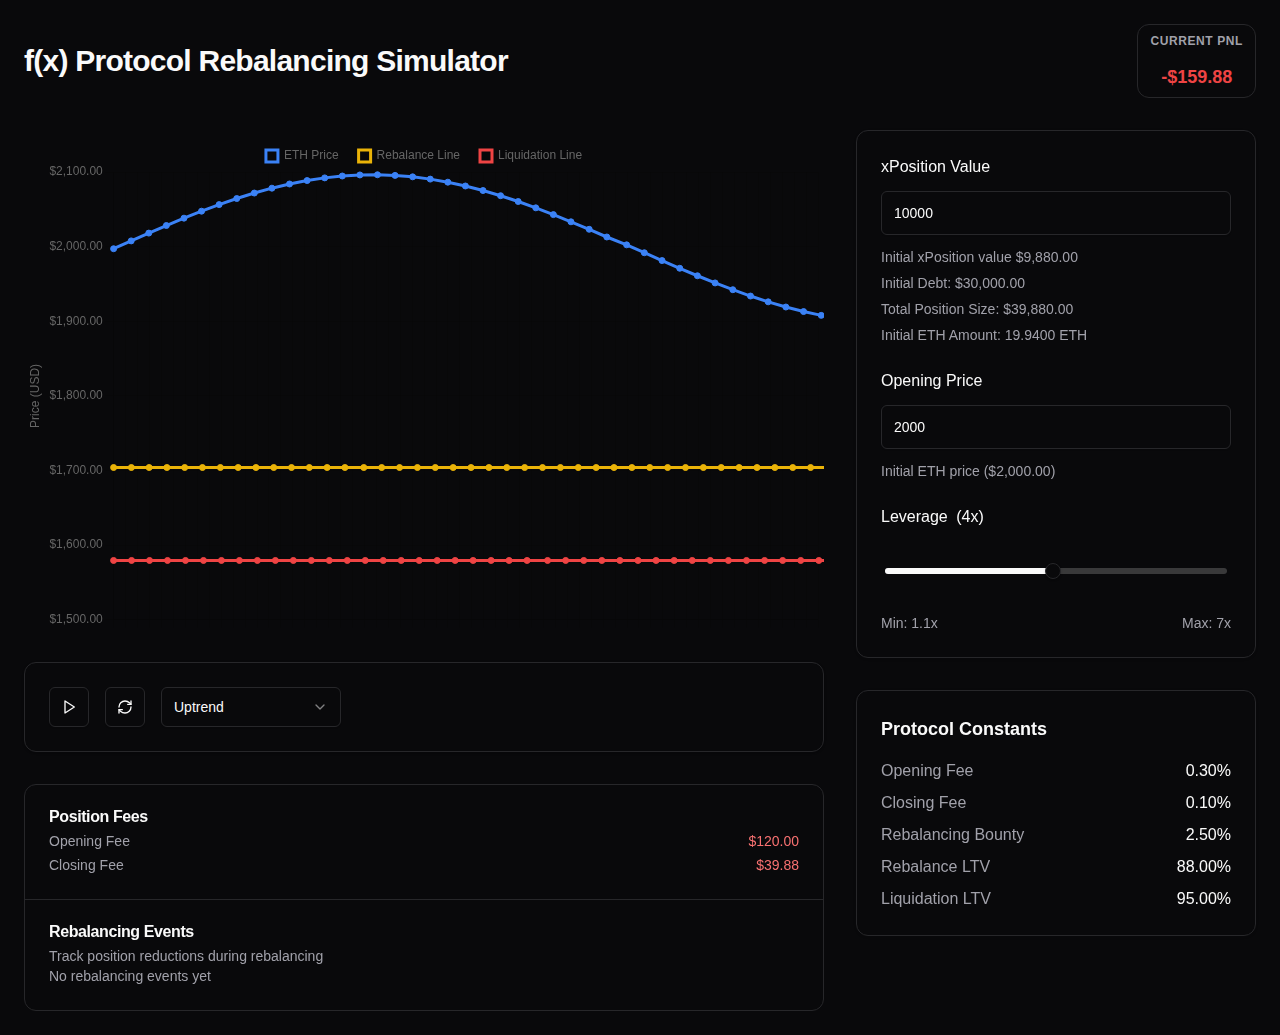
<file: index.html>
<!DOCTYPE html><html lang="en"><head><meta charSet="utf-8"/><meta name="viewport" content="width=device-width, initial-scale=1"/><link rel="preload" href="/_next/static/media/569ce4b8f30dc480-s.p.woff2" as="font" crossorigin="" type="font/woff2"/><link rel="preload" href="/_next/static/media/93f479601ee12b01-s.p.woff2" as="font" crossorigin="" type="font/woff2"/><link rel="stylesheet" href="/_next/static/css/4e43a5f5dc97cc1d.css" data-precedence="next"/><link rel="preload" as="script" fetchPriority="low" href="/_next/static/chunks/webpack-63901f45a3cd8ed2.js"/><script src="/_next/static/chunks/4bd1b696-0eaf8d3ea03420c7.js" async=""></script><script src="/_next/static/chunks/517-77b0858b676adeb9.js" async=""></script><script src="/_next/static/chunks/main-app-2c9ce614e1073309.js" async=""></script><script src="/_next/static/chunks/app/layout-acca498f4f769f83.js" async=""></script><script src="/_next/static/chunks/ca377847-f5ef126cd7606e48.js" async=""></script><script src="/_next/static/chunks/174-74ab03c0034ef55b.js" async=""></script><script src="/_next/static/chunks/app/page-5aa9351499b9613b.js" async=""></script><meta name="next-size-adjust" content=""/><title>f(x) Protocol Rebalancing Simulator</title><meta name="description" content="Made with 🧮"/><link rel="icon" href="/favicon.ico" type="image/x-icon" sizes="16x16"/><script src="/_next/static/chunks/polyfills-42372ed130431b0a.js" noModule=""></script></head><body class="__variable_4d318d __variable_ea5f4b antialiased"><script>((e,t,r,n,o,a,i,u)=>{let s=document.documentElement,l=["light","dark"];function c(t){(Array.isArray(e)?e:[e]).forEach(e=>{let r="class"===e,n=r&&a?o.map(e=>a[e]||e):o;r?(s.classList.remove(...n),s.classList.add(t)):s.setAttribute(e,t)}),u&&l.includes(t)&&(s.style.colorScheme=t)}if(n)c(n);else try{let e=localStorage.getItem(t)||r,n=i&&"system"===e?window.matchMedia("(prefers-color-scheme: dark)").matches?"dark":"light":e;c(n)}catch(e){}})("class","theme","dark",null,["light","dark"],null,true,true)</script><div class="container mx-auto px-4 sm:px-6 py-6 max-w-7xl space-y-6 sm:space-y-8"><div class="flex flex-col sm:flex-row justify-between items-center sm:items-center gap-4"><h1 class="text-2xl sm:text-3xl font-bold tracking-tight">f(x) Protocol Rebalancing Simulator</h1><div class="w-full sm:w-auto inline-flex flex-col bg-card rounded-xl overflow-hidden border border-border"><div class="px-4 sm:px-3 py-2 text-xs font-semibold uppercase tracking-wider text-muted-foreground text-center">Current PnL</div><div class="px-4 sm:px-3 py-2 sm:py-1.5 text-xl sm:text-lg font-bold tabular-nums text-center text-green-600 dark:text-green-500">$0.00</div></div></div><div class="grid gap-6 sm:gap-8 grid-cols-1 lg:grid-cols-[2fr_1fr]"><div class="space-y-8"><div class="w-full" style="height:400px;touch-action:none"><canvas role="img" height="150" width="300"></canvas></div><div class="rounded-xl border border-zinc-200 bg-white text-zinc-950 shadow dark:border-zinc-800 dark:bg-zinc-950 dark:text-zinc-50 p-3 sm:p-6"><div class="flex items-center gap-3 sm:gap-4"><button class="inline-flex items-center justify-center gap-2 whitespace-nowrap rounded-md text-sm font-medium transition-colors focus-visible:outline-none focus-visible:ring-1 focus-visible:ring-zinc-950 disabled:pointer-events-none disabled:opacity-50 [&amp;_svg]:pointer-events-none [&amp;_svg]:size-4 [&amp;_svg]:shrink-0 dark:focus-visible:ring-zinc-300 border border-zinc-200 bg-white shadow-sm hover:bg-zinc-100 hover:text-zinc-900 dark:border-zinc-800 dark:bg-zinc-950 dark:hover:bg-zinc-800 dark:hover:text-zinc-50 w-12 h-12 sm:w-10 sm:h-10"><svg xmlns="http://www.w3.org/2000/svg" width="24" height="24" viewBox="0 0 24 24" fill="none" stroke="currentColor" stroke-width="2" stroke-linecap="round" stroke-linejoin="round" class="lucide lucide-play h-5 w-5 sm:h-4 sm:w-4"><polygon points="6 3 20 12 6 21 6 3"></polygon></svg></button><button class="inline-flex items-center justify-center gap-2 whitespace-nowrap rounded-md text-sm font-medium transition-colors focus-visible:outline-none focus-visible:ring-1 focus-visible:ring-zinc-950 disabled:pointer-events-none disabled:opacity-50 [&amp;_svg]:pointer-events-none [&amp;_svg]:size-4 [&amp;_svg]:shrink-0 dark:focus-visible:ring-zinc-300 border border-zinc-200 bg-white shadow-sm hover:bg-zinc-100 hover:text-zinc-900 dark:border-zinc-800 dark:bg-zinc-950 dark:hover:bg-zinc-800 dark:hover:text-zinc-50 w-12 h-12 sm:w-10 sm:h-10"><svg xmlns="http://www.w3.org/2000/svg" width="24" height="24" viewBox="0 0 24 24" fill="none" stroke="currentColor" stroke-width="2" stroke-linecap="round" stroke-linejoin="round" class="lucide lucide-refresh-cw h-5 w-5 sm:h-4 sm:w-4"><path d="M3 12a9 9 0 0 1 9-9 9.75 9.75 0 0 1 6.74 2.74L21 8"></path><path d="M21 3v5h-5"></path><path d="M21 12a9 9 0 0 1-9 9 9.75 9.75 0 0 1-6.74-2.74L3 16"></path><path d="M8 16H3v5"></path></svg></button><button type="button" role="combobox" aria-controls="radix-:R1pjtb:" aria-expanded="false" aria-autocomplete="none" dir="ltr" data-state="closed" class="flex w-full items-center justify-between whitespace-nowrap rounded-md border border-zinc-200 bg-transparent px-3 py-2 shadow-sm ring-offset-white placeholder:text-zinc-500 focus:outline-none focus:ring-1 focus:ring-zinc-950 disabled:cursor-not-allowed disabled:opacity-50 [&amp;&gt;span]:line-clamp-1 dark:border-zinc-800 dark:ring-offset-zinc-950 dark:placeholder:text-zinc-400 dark:focus:ring-zinc-300 flex-1 sm:flex-none sm:w-[180px] h-12 sm:h-10 text-base sm:text-sm"><span style="pointer-events:none"></span><svg xmlns="http://www.w3.org/2000/svg" width="24" height="24" viewBox="0 0 24 24" fill="none" stroke="currentColor" stroke-width="2" stroke-linecap="round" stroke-linejoin="round" class="lucide lucide-chevron-down h-4 w-4 opacity-50" aria-hidden="true"><path d="m6 9 6 6 6-6"></path></svg></button><select aria-hidden="true" tabindex="-1" style="position:absolute;border:0;width:1px;height:1px;padding:0;margin:-1px;overflow:hidden;clip:rect(0, 0, 0, 0);white-space:nowrap;word-wrap:normal"></select></div></div><div class="rounded-xl border bg-card text-card-foreground"><div class="flex flex-col space-y-1.5 p-3 pb-0 sm:p-6 sm:pb-0"><h3 class="font-semibold leading-none tracking-tight">Position Fees</h3><div class="space-y-1 py-0 pb-6"><div class="flex justify-between text-sm"><span class="text-muted-foreground">Opening Fee</span><span class="text-red-500 dark:text-red-400">$30.00</span></div><div class="flex justify-between text-sm"><span class="text-muted-foreground">Closing Fee</span><span class="text-red-500 dark:text-red-400">$10.00</span></div></div></div><div class="border-t"><div class="flex flex-col space-y-1.5 p-3 pb-0 sm:p-6 sm:pb-0"><h3 class="font-semibold leading-none tracking-tight">Rebalancing Events</h3><p class="text-sm text-muted-foreground">Track position reductions during rebalancing</p></div><div class="p-3 pt-0 sm:p-6 sm:pt-0"><p class="text-sm text-muted-foreground">No rebalancing events yet</p></div></div></div></div><div class="space-y-8"><div class="rounded-xl border border-zinc-200 bg-white text-zinc-950 shadow dark:border-zinc-800 dark:bg-zinc-950 dark:text-zinc-50 p-3 sm:p-6"><div class="space-y-4 sm:space-y-6"><div class="space-y-2 sm:space-y-3"><label class="font-medium peer-disabled:cursor-not-allowed peer-disabled:opacity-70 text-sm sm:text-base" for=":Rmjtb:-form-item">xPosition Value</label><input type="number" class="flex w-full rounded-md border border-zinc-200 bg-transparent px-3 py-1 shadow-sm transition-colors file:border-0 file:bg-transparent file:text-sm file:font-medium file:text-zinc-950 placeholder:text-zinc-500 focus-visible:outline-none focus-visible:ring-1 focus-visible:ring-zinc-950 disabled:cursor-not-allowed disabled:opacity-50 md:text-sm dark:border-zinc-800 dark:file:text-zinc-50 dark:placeholder:text-zinc-400 dark:focus-visible:ring-zinc-300 h-10 sm:h-11 text-base sm:text-lg" placeholder="10000" id=":Rmjtb:-form-item" aria-describedby=":Rmjtb:-form-item-description" aria-invalid="false" name="xPositionValue" value="10000"/><div class="space-y-1.5"><p id=":Rmjtb:-form-item-description" class="text-zinc-500 dark:text-zinc-400 text-xs sm:text-sm">Initial xPosition value <!-- -->$9,880.00</p><p id=":Rmjtb:-form-item-description" class="text-zinc-500 dark:text-zinc-400 text-xs sm:text-sm">Initial Debt: <!-- -->$30,000.00</p><p id=":Rmjtb:-form-item-description" class="text-zinc-500 dark:text-zinc-400 text-xs sm:text-sm">Total Position Size: <!-- -->$39,880.00</p><p id=":Rmjtb:-form-item-description" class="text-zinc-500 dark:text-zinc-400 text-xs sm:text-sm">Initial ETH Amount: <!-- -->19.9400<!-- --> ETH</p></div></div><div class="space-y-2 sm:space-y-3"><label class="font-medium peer-disabled:cursor-not-allowed peer-disabled:opacity-70 text-sm sm:text-base" for=":R16jtb:-form-item">Opening Price</label><input type="number" class="flex w-full rounded-md border border-zinc-200 bg-transparent px-3 py-1 shadow-sm transition-colors file:border-0 file:bg-transparent file:text-sm file:font-medium file:text-zinc-950 placeholder:text-zinc-500 focus-visible:outline-none focus-visible:ring-1 focus-visible:ring-zinc-950 disabled:cursor-not-allowed disabled:opacity-50 md:text-sm dark:border-zinc-800 dark:file:text-zinc-50 dark:placeholder:text-zinc-400 dark:focus-visible:ring-zinc-300 h-10 sm:h-11 text-base sm:text-lg" placeholder="2920" id=":R16jtb:-form-item" aria-describedby=":R16jtb:-form-item-description" aria-invalid="false" name="openingPrice" value="2000"/><p id=":R16jtb:-form-item-description" class="text-zinc-500 dark:text-zinc-400 text-xs sm:text-sm">Initial ETH price (<!-- -->$2,000.00<!-- -->)</p></div><div class="space-y-2 sm:space-y-3"><label class="font-medium peer-disabled:cursor-not-allowed peer-disabled:opacity-70 text-sm sm:text-base" for=":R1mjtb:-form-item">Leverage <span class="text-primary ml-1">(<!-- -->4<!-- -->x)</span></label><div class="px-1 py-3 sm:py-4" id=":R1mjtb:-form-item" aria-describedby=":R1mjtb:-form-item-description" aria-invalid="false"><span dir="ltr" data-orientation="horizontal" aria-disabled="false" class="relative flex w-full touch-none select-none items-center h-6 sm:h-7" style="--radix-slider-thumb-transform:translateX(-50%)"><span data-orientation="horizontal" class="relative h-1.5 w-full grow overflow-hidden rounded-full bg-zinc-900/20 dark:bg-zinc-50/20"><span data-orientation="horizontal" class="absolute h-full bg-zinc-900 dark:bg-zinc-50" style="left:0%;right:50.84745762711865%"></span></span><span style="transform:var(--radix-slider-thumb-transform);position:absolute;left:calc(0% + 0px)"><span role="slider" aria-valuemin="1.1" aria-valuemax="7" aria-orientation="horizontal" data-orientation="horizontal" tabindex="0" class="block h-4 w-4 rounded-full border border-zinc-200 border-zinc-900/50 bg-white shadow transition-colors focus-visible:outline-none focus-visible:ring-1 focus-visible:ring-zinc-950 disabled:pointer-events-none disabled:opacity-50 dark:border-zinc-800 dark:border-zinc-50/50 dark:bg-zinc-950 dark:focus-visible:ring-zinc-300" style="display:none" data-radix-collection-item=""></span><input style="display:none"/></span></span></div><p id=":R1mjtb:-form-item-description" class="text-zinc-500 dark:text-zinc-400 text-xs sm:text-sm"><span class="flex justify-between"><span>Min: 1.1x</span><span>Max: 7x</span></span></p></div></div></div><div class="rounded-xl border border-zinc-200 bg-white text-zinc-950 shadow dark:border-zinc-800 dark:bg-zinc-950 dark:text-zinc-50 p-3 sm:p-6"><h2 class="text-lg font-semibold mb-4">Protocol Constants</h2><div class="space-y-2"><div class="flex justify-between"><span class="text-muted-foreground">Opening Fee</span><span class="font-medium">0.30%</span></div><div class="flex justify-between"><span class="text-muted-foreground">Closing Fee</span><span class="font-medium">0.10%</span></div><div class="flex justify-between"><span class="text-muted-foreground">Rebalancing Bounty</span><span class="font-medium">2.50%</span></div><div class="flex justify-between"><span class="text-muted-foreground">Rebalance LTV</span><span class="font-medium">88.00%</span></div><div class="flex justify-between"><span class="text-muted-foreground">Liquidation LTV</span><span class="font-medium">95.00%</span></div></div></div></div></div></div><script src="/_next/static/chunks/webpack-63901f45a3cd8ed2.js" async=""></script><script>(self.__next_f=self.__next_f||[]).push([0])</script><script>self.__next_f.push([1,"1:\"$Sreact.fragment\"\n2:I[4210,[\"177\",\"static/chunks/app/layout-acca498f4f769f83.js\"],\"ThemeProvider\"]\n3:I[5244,[],\"\"]\n4:I[3866,[],\"\"]\n5:I[7033,[],\"ClientPageRoot\"]\n6:I[4567,[\"647\",\"static/chunks/ca377847-f5ef126cd7606e48.js\",\"174\",\"static/chunks/174-74ab03c0034ef55b.js\",\"974\",\"static/chunks/app/page-5aa9351499b9613b.js\"],\"default\"]\n9:I[6213,[],\"OutletBoundary\"]\nb:I[6213,[],\"MetadataBoundary\"]\nd:I[6213,[],\"ViewportBoundary\"]\nf:I[4835,[],\"\"]\n:HL[\"/_next/static/media/569ce4b8f30dc480-s.p.woff2\",\"font\",{\"crossOrigin\":\"\",\"type\":\"font/woff2\"}]\n:HL[\"/_next/static/media/93f479601ee12b01-s.p.woff2\",\"font\",{\"crossOrigin\":\"\",\"type\":\"font/woff2\"}]\n:HL[\"/_next/static/css/4e43a5f5dc97cc1d.css\",\"style\"]\n"])</script><script>self.__next_f.push([1,"0:{\"P\":null,\"b\":\"8QbczkZsGXxCdQ9PjKG4o\",\"p\":\"\",\"c\":[\"\",\"\"],\"i\":false,\"f\":[[[\"\",{\"children\":[\"__PAGE__\",{}]},\"$undefined\",\"$undefined\",true],[\"\",[\"$\",\"$1\",\"c\",{\"children\":[[[\"$\",\"link\",\"0\",{\"rel\":\"stylesheet\",\"href\":\"/_next/static/css/4e43a5f5dc97cc1d.css\",\"precedence\":\"next\",\"crossOrigin\":\"$undefined\",\"nonce\":\"$undefined\"}]],[\"$\",\"html\",null,{\"lang\":\"en\",\"suppressHydrationWarning\":true,\"children\":[\"$\",\"body\",null,{\"className\":\"__variable_4d318d __variable_ea5f4b antialiased\",\"children\":[\"$\",\"$L2\",null,{\"attribute\":\"class\",\"defaultTheme\":\"dark\",\"enableSystem\":true,\"disableTransitionOnChange\":true,\"children\":[\"$\",\"$L3\",null,{\"parallelRouterKey\":\"children\",\"segmentPath\":[\"children\"],\"error\":\"$undefined\",\"errorStyles\":\"$undefined\",\"errorScripts\":\"$undefined\",\"template\":[\"$\",\"$L4\",null,{}],\"templateStyles\":\"$undefined\",\"templateScripts\":\"$undefined\",\"notFound\":[[],[[\"$\",\"title\",null,{\"children\":\"404: This page could not be found.\"}],[\"$\",\"div\",null,{\"style\":{\"fontFamily\":\"system-ui,\\\"Segoe UI\\\",Roboto,Helvetica,Arial,sans-serif,\\\"Apple Color Emoji\\\",\\\"Segoe UI Emoji\\\"\",\"height\":\"100vh\",\"textAlign\":\"center\",\"display\":\"flex\",\"flexDirection\":\"column\",\"alignItems\":\"center\",\"justifyContent\":\"center\"},\"children\":[\"$\",\"div\",null,{\"children\":[[\"$\",\"style\",null,{\"dangerouslySetInnerHTML\":{\"__html\":\"body{color:#000;background:#fff;margin:0}.next-error-h1{border-right:1px solid rgba(0,0,0,.3)}@media (prefers-color-scheme:dark){body{color:#fff;background:#000}.next-error-h1{border-right:1px solid rgba(255,255,255,.3)}}\"}}],[\"$\",\"h1\",null,{\"className\":\"next-error-h1\",\"style\":{\"display\":\"inline-block\",\"margin\":\"0 20px 0 0\",\"padding\":\"0 23px 0 0\",\"fontSize\":24,\"fontWeight\":500,\"verticalAlign\":\"top\",\"lineHeight\":\"49px\"},\"children\":404}],[\"$\",\"div\",null,{\"style\":{\"display\":\"inline-block\"},\"children\":[\"$\",\"h2\",null,{\"style\":{\"fontSize\":14,\"fontWeight\":400,\"lineHeight\":\"49px\",\"margin\":0},\"children\":\"This page could not be found.\"}]}]]}]}]]],\"forbidden\":\"$undefined\",\"unauthorized\":\"$undefined\"}]}]}]}]]}],{\"children\":[\"__PAGE__\",[\"$\",\"$1\",\"c\",{\"children\":[[\"$\",\"$L5\",null,{\"Component\":\"$6\",\"searchParams\":{},\"params\":{},\"promises\":[\"$@7\",\"$@8\"]}],null,[\"$\",\"$L9\",null,{\"children\":\"$La\"}]]}],{},null,false]},null,false],[\"$\",\"$1\",\"h\",{\"children\":[null,[\"$\",\"$1\",\"BIdfmdoYbxVTRW0VbTXby\",{\"children\":[[\"$\",\"$Lb\",null,{\"children\":\"$Lc\"}],[\"$\",\"$Ld\",null,{\"children\":\"$Le\"}],[\"$\",\"meta\",null,{\"name\":\"next-size-adjust\",\"content\":\"\"}]]}]]}],false]],\"m\":\"$undefined\",\"G\":[\"$f\",\"$undefined\"],\"s\":false,\"S\":true}\n"])</script><script>self.__next_f.push([1,"7:{}\n8:{}\n"])</script><script>self.__next_f.push([1,"e:[[\"$\",\"meta\",\"0\",{\"name\":\"viewport\",\"content\":\"width=device-width, initial-scale=1\"}]]\nc:[[\"$\",\"meta\",\"0\",{\"charSet\":\"utf-8\"}],[\"$\",\"title\",\"1\",{\"children\":\"f(x) Protocol Rebalancing Simulator\"}],[\"$\",\"meta\",\"2\",{\"name\":\"description\",\"content\":\"Made with 🧮\"}],[\"$\",\"link\",\"3\",{\"rel\":\"icon\",\"href\":\"/favicon.ico\",\"type\":\"image/x-icon\",\"sizes\":\"16x16\"}]]\n"])</script><script>self.__next_f.push([1,"a:null\n"])</script></body></html>
</file>
<file: _next/static/css/4e43a5f5dc97cc1d.css>
@font-face{font-family:Geist;font-style:normal;font-weight:100 900;font-display:swap;src:url(/_next/static/media/ba015fad6dcf6784-s.woff2) format("woff2");unicode-range:u+0100-02ba,u+02bd-02c5,u+02c7-02cc,u+02ce-02d7,u+02dd-02ff,u+0304,u+0308,u+0329,u+1d00-1dbf,u+1e00-1e9f,u+1ef2-1eff,u+2020,u+20a0-20ab,u+20ad-20c0,u+2113,u+2c60-2c7f,u+a720-a7ff}@font-face{font-family:Geist;font-style:normal;font-weight:100 900;font-display:swap;src:url(/_next/static/media/569ce4b8f30dc480-s.p.woff2) format("woff2");unicode-range:u+00??,u+0131,u+0152-0153,u+02bb-02bc,u+02c6,u+02da,u+02dc,u+0304,u+0308,u+0329,u+2000-206f,u+20ac,u+2122,u+2191,u+2193,u+2212,u+2215,u+feff,u+fffd}@font-face{font-family:Geist Fallback;src:local("Arial");ascent-override:95.94%;descent-override:28.16%;line-gap-override:0.00%;size-adjust:104.76%}.__className_4d318d{font-family:Geist,Geist Fallback;font-style:normal}.__variable_4d318d{--font-geist-sans:"Geist","Geist Fallback"}@font-face{font-family:Geist Mono;font-style:normal;font-weight:100 900;font-display:swap;src:url(/_next/static/media/747892c23ea88013-s.woff2) format("woff2");unicode-range:u+0100-02ba,u+02bd-02c5,u+02c7-02cc,u+02ce-02d7,u+02dd-02ff,u+0304,u+0308,u+0329,u+1d00-1dbf,u+1e00-1e9f,u+1ef2-1eff,u+2020,u+20a0-20ab,u+20ad-20c0,u+2113,u+2c60-2c7f,u+a720-a7ff}@font-face{font-family:Geist Mono;font-style:normal;font-weight:100 900;font-display:swap;src:url(/_next/static/media/93f479601ee12b01-s.p.woff2) format("woff2");unicode-range:u+00??,u+0131,u+0152-0153,u+02bb-02bc,u+02c6,u+02da,u+02dc,u+0304,u+0308,u+0329,u+2000-206f,u+20ac,u+2122,u+2191,u+2193,u+2212,u+2215,u+feff,u+fffd}@font-face{font-family:Geist Mono Fallback;src:local("Arial");ascent-override:74.67%;descent-override:21.92%;line-gap-override:0.00%;size-adjust:134.59%}.__className_ea5f4b{font-family:Geist Mono,Geist Mono Fallback;font-style:normal}.__variable_ea5f4b{--font-geist-mono:"Geist Mono","Geist Mono Fallback"}*,:after,:before{--tw-border-spacing-x:0;--tw-border-spacing-y:0;--tw-translate-x:0;--tw-translate-y:0;--tw-rotate:0;--tw-skew-x:0;--tw-skew-y:0;--tw-scale-x:1;--tw-scale-y:1;--tw-pan-x: ;--tw-pan-y: ;--tw-pinch-zoom: ;--tw-scroll-snap-strictness:proximity;--tw-gradient-from-position: ;--tw-gradient-via-position: ;--tw-gradient-to-position: ;--tw-ordinal: ;--tw-slashed-zero: ;--tw-numeric-figure: ;--tw-numeric-spacing: ;--tw-numeric-fraction: ;--tw-ring-inset: ;--tw-ring-offset-width:0px;--tw-ring-offset-color:#fff;--tw-ring-color:rgba(59,130,246,.5);--tw-ring-offset-shadow:0 0 #0000;--tw-ring-shadow:0 0 #0000;--tw-shadow:0 0 #0000;--tw-shadow-colored:0 0 #0000;--tw-blur: ;--tw-brightness: ;--tw-contrast: ;--tw-grayscale: ;--tw-hue-rotate: ;--tw-invert: ;--tw-saturate: ;--tw-sepia: ;--tw-drop-shadow: ;--tw-backdrop-blur: ;--tw-backdrop-brightness: ;--tw-backdrop-contrast: ;--tw-backdrop-grayscale: ;--tw-backdrop-hue-rotate: ;--tw-backdrop-invert: ;--tw-backdrop-opacity: ;--tw-backdrop-saturate: ;--tw-backdrop-sepia: ;--tw-contain-size: ;--tw-contain-layout: ;--tw-contain-paint: ;--tw-contain-style: }::backdrop{--tw-border-spacing-x:0;--tw-border-spacing-y:0;--tw-translate-x:0;--tw-translate-y:0;--tw-rotate:0;--tw-skew-x:0;--tw-skew-y:0;--tw-scale-x:1;--tw-scale-y:1;--tw-pan-x: ;--tw-pan-y: ;--tw-pinch-zoom: ;--tw-scroll-snap-strictness:proximity;--tw-gradient-from-position: ;--tw-gradient-via-position: ;--tw-gradient-to-position: ;--tw-ordinal: ;--tw-slashed-zero: ;--tw-numeric-figure: ;--tw-numeric-spacing: ;--tw-numeric-fraction: ;--tw-ring-inset: ;--tw-ring-offset-width:0px;--tw-ring-offset-color:#fff;--tw-ring-color:rgba(59,130,246,.5);--tw-ring-offset-shadow:0 0 #0000;--tw-ring-shadow:0 0 #0000;--tw-shadow:0 0 #0000;--tw-shadow-colored:0 0 #0000;--tw-blur: ;--tw-brightness: ;--tw-contrast: ;--tw-grayscale: ;--tw-hue-rotate: ;--tw-invert: ;--tw-saturate: ;--tw-sepia: ;--tw-drop-shadow: ;--tw-backdrop-blur: ;--tw-backdrop-brightness: ;--tw-backdrop-contrast: ;--tw-backdrop-grayscale: ;--tw-backdrop-hue-rotate: ;--tw-backdrop-invert: ;--tw-backdrop-opacity: ;--tw-backdrop-saturate: ;--tw-backdrop-sepia: ;--tw-contain-size: ;--tw-contain-layout: ;--tw-contain-paint: ;--tw-contain-style: }/*
! tailwindcss v3.4.17 | MIT License | https://tailwindcss.com
*/*,:after,:before{box-sizing:border-box;border:0 solid #e5e7eb}:after,:before{--tw-content:""}:host,html{line-height:1.5;-webkit-text-size-adjust:100%;-moz-tab-size:4;tab-size:4;font-family:ui-sans-serif,system-ui,sans-serif,Apple Color Emoji,Segoe UI Emoji,Segoe UI Symbol,Noto Color Emoji;font-feature-settings:normal;font-variation-settings:normal;-webkit-tap-highlight-color:transparent}body{margin:0;line-height:inherit}hr{height:0;color:inherit;border-top-width:1px}abbr:where([title]){text-decoration:underline dotted}h1,h2,h3,h4,h5,h6{font-size:inherit;font-weight:inherit}a{color:inherit;text-decoration:inherit}b,strong{font-weight:bolder}code,kbd,pre,samp{font-family:ui-monospace,SFMono-Regular,Menlo,Monaco,Consolas,Liberation Mono,Courier New,monospace;font-feature-settings:normal;font-variation-settings:normal;font-size:1em}small{font-size:80%}sub,sup{font-size:75%;line-height:0;position:relative;vertical-align:baseline}sub{bottom:-.25em}sup{top:-.5em}table{text-indent:0;border-color:inherit;border-collapse:collapse}button,input,optgroup,select,textarea{font-family:inherit;font-feature-settings:inherit;font-variation-settings:inherit;font-size:100%;font-weight:inherit;line-height:inherit;letter-spacing:inherit;color:inherit;margin:0;padding:0}button,select{text-transform:none}button,input:where([type=button]),input:where([type=reset]),input:where([type=submit]){-webkit-appearance:button;background-color:transparent;background-image:none}:-moz-focusring{outline:auto}:-moz-ui-invalid{box-shadow:none}progress{vertical-align:baseline}::-webkit-inner-spin-button,::-webkit-outer-spin-button{height:auto}[type=search]{-webkit-appearance:textfield;outline-offset:-2px}::-webkit-search-decoration{-webkit-appearance:none}::-webkit-file-upload-button{-webkit-appearance:button;font:inherit}summary{display:list-item}blockquote,dd,dl,figure,h1,h2,h3,h4,h5,h6,hr,p,pre{margin:0}fieldset{margin:0}fieldset,legend{padding:0}menu,ol,ul{list-style:none;margin:0;padding:0}dialog{padding:0}textarea{resize:vertical}input::placeholder,textarea::placeholder{opacity:1;color:#9ca3af}[role=button],button{cursor:pointer}:disabled{cursor:default}audio,canvas,embed,iframe,img,object,svg,video{display:block;vertical-align:middle}img,video{max-width:100%;height:auto}[hidden]:where(:not([hidden=until-found])){display:none}:root{--background:0 0% 100%;--foreground:240 10% 3.9%;--card:0 0% 100%;--card-foreground:240 10% 3.9%;--popover:0 0% 100%;--popover-foreground:240 10% 3.9%;--primary:240 5.9% 10%;--primary-foreground:0 0% 98%;--secondary:240 4.8% 95.9%;--secondary-foreground:240 5.9% 10%;--muted:240 4.8% 95.9%;--muted-foreground:240 3.8% 46.1%;--accent:240 4.8% 95.9%;--accent-foreground:240 5.9% 10%;--destructive:0 84.2% 60.2%;--destructive-foreground:0 0% 98%;--border:240 5.9% 90%;--input:240 5.9% 90%;--ring:240 10% 3.9%;--chart-1:12 76% 61%;--chart-2:173 58% 39%;--chart-3:197 37% 24%;--chart-4:43 74% 66%;--chart-5:27 87% 67%;--radius:0.5rem;--sidebar-background:0 0% 98%;--sidebar-foreground:240 5.3% 26.1%;--sidebar-primary:240 5.9% 10%;--sidebar-primary-foreground:0 0% 98%;--sidebar-accent:240 4.8% 95.9%;--sidebar-accent-foreground:240 5.9% 10%;--sidebar-border:220 13% 91%;--sidebar-ring:217.2 91.2% 59.8%}.dark{--background:240 10% 3.9%;--foreground:0 0% 98%;--card:240 10% 3.9%;--card-foreground:0 0% 98%;--popover:240 10% 3.9%;--popover-foreground:0 0% 98%;--primary:0 0% 98%;--primary-foreground:240 5.9% 10%;--secondary:240 3.7% 15.9%;--secondary-foreground:0 0% 98%;--muted:240 3.7% 15.9%;--muted-foreground:240 5% 64.9%;--accent:240 3.7% 15.9%;--accent-foreground:0 0% 98%;--destructive:0 62.8% 30.6%;--destructive-foreground:0 0% 98%;--border:240 3.7% 15.9%;--input:240 3.7% 15.9%;--ring:240 4.9% 83.9%;--chart-1:220 70% 50%;--chart-2:160 60% 45%;--chart-3:30 80% 55%;--chart-4:280 65% 60%;--chart-5:340 75% 55%;--sidebar-background:240 5.9% 10%;--sidebar-foreground:240 4.8% 95.9%;--sidebar-primary:224.3 76.3% 48%;--sidebar-primary-foreground:0 0% 100%;--sidebar-accent:240 3.7% 15.9%;--sidebar-accent-foreground:240 4.8% 95.9%;--sidebar-border:240 3.7% 15.9%;--sidebar-ring:217.2 91.2% 59.8%}*{border-color:hsl(var(--border))}body{background-color:hsl(var(--background));color:hsl(var(--foreground))}.container{width:100%}@media (min-width:640px){.container{max-width:640px}}@media (min-width:768px){.container{max-width:768px}}@media (min-width:1024px){.container{max-width:1024px}}@media (min-width:1280px){.container{max-width:1280px}}@media (min-width:1536px){.container{max-width:1536px}}.sr-only{position:absolute;width:1px;height:1px;padding:0;margin:-1px;overflow:hidden;clip:rect(0,0,0,0);white-space:nowrap;border-width:0}.pointer-events-none{pointer-events:none}.pointer-events-auto{pointer-events:auto}.visible{visibility:visible}.invisible{visibility:hidden}.fixed{position:fixed}.absolute{position:absolute}.relative{position:relative}.inset-0{inset:0}.inset-x-0{left:0;right:0}.inset-y-0{top:0;bottom:0}.-bottom-12{bottom:-3rem}.-left-12{left:-3rem}.-right-12{right:-3rem}.-top-12{top:-3rem}.bottom-0{bottom:0}.left-0{left:0}.left-1{left:.25rem}.left-1\/2{left:50%}.left-2{left:.5rem}.left-\[50\%\]{left:50%}.right-0{right:0}.right-1{right:.25rem}.right-2{right:.5rem}.right-3{right:.75rem}.right-4{right:1rem}.top-0{top:0}.top-1{top:.25rem}.top-1\.5{top:.375rem}.top-1\/2{top:50%}.top-3\.5{top:.875rem}.top-4{top:1rem}.top-\[1px\]{top:1px}.top-\[50\%\]{top:50%}.top-\[60\%\]{top:60%}.top-full{top:100%}.z-10{z-index:10}.z-20{z-index:20}.z-50{z-index:50}.z-\[100\]{z-index:100}.z-\[1\]{z-index:1}.-mx-1{margin-left:-.25rem;margin-right:-.25rem}.mx-2{margin-left:.5rem;margin-right:.5rem}.mx-3\.5{margin-left:.875rem;margin-right:.875rem}.mx-auto{margin-left:auto;margin-right:auto}.my-0\.5{margin-top:.125rem;margin-bottom:.125rem}.my-1{margin-top:.25rem;margin-bottom:.25rem}.-ml-4{margin-left:-1rem}.-mt-4{margin-top:-1rem}.mb-1{margin-bottom:.25rem}.mb-4{margin-bottom:1rem}.ml-1{margin-left:.25rem}.ml-auto{margin-left:auto}.mr-2{margin-right:.5rem}.mt-1\.5{margin-top:.375rem}.mt-2{margin-top:.5rem}.mt-24{margin-top:6rem}.mt-4{margin-top:1rem}.mt-auto{margin-top:auto}.block{display:block}.flex{display:flex}.inline-flex{display:inline-flex}.table{display:table}.grid{display:grid}.hidden{display:none}.aspect-square{aspect-ratio:1/1}.aspect-video{aspect-ratio:16/9}.size-4{width:1rem;height:1rem}.h-1\.5{height:.375rem}.h-10{height:2.5rem}.h-12{height:3rem}.h-2{height:.5rem}.h-2\.5{height:.625rem}.h-3{height:.75rem}.h-3\.5{height:.875rem}.h-4{height:1rem}.h-5{height:1.25rem}.h-6{height:1.5rem}.h-7{height:1.75rem}.h-8{height:2rem}.h-9{height:2.25rem}.h-\[1px\]{height:1px}.h-\[var\(--radix-navigation-menu-viewport-height\)\]{height:var(--radix-navigation-menu-viewport-height)}.h-\[var\(--radix-select-trigger-height\)\]{height:var(--radix-select-trigger-height)}.h-auto{height:auto}.h-full{height:100%}.h-px{height:1px}.h-svh{height:100svh}.max-h-96{max-height:24rem}.max-h-\[300px\]{max-height:300px}.max-h-screen{max-height:100vh}.min-h-0{min-height:0}.min-h-\[60px\]{min-height:60px}.min-h-svh{min-height:100svh}.w-0{width:0}.w-1{width:.25rem}.w-10{width:2.5rem}.w-12{width:3rem}.w-2{width:.5rem}.w-2\.5{width:.625rem}.w-3{width:.75rem}.w-3\.5{width:.875rem}.w-3\/4{width:75%}.w-4{width:1rem}.w-5{width:1.25rem}.w-64{width:16rem}.w-7{width:1.75rem}.w-72{width:18rem}.w-8{width:2rem}.w-9{width:2.25rem}.w-\[--sidebar-width\]{width:var(--sidebar-width)}.w-\[100px\]{width:100px}.w-\[1px\]{width:1px}.w-auto{width:auto}.w-full{width:100%}.w-max{width:max-content}.w-px{width:1px}.min-w-0{min-width:0}.min-w-10{min-width:2.5rem}.min-w-5{min-width:1.25rem}.min-w-8{min-width:2rem}.min-w-9{min-width:2.25rem}.min-w-\[12rem\]{min-width:12rem}.min-w-\[8rem\]{min-width:8rem}.min-w-\[var\(--radix-select-trigger-width\)\]{min-width:var(--radix-select-trigger-width)}.max-w-7xl{max-width:80rem}.max-w-\[--skeleton-width\]{max-width:var(--skeleton-width)}.max-w-lg{max-width:32rem}.max-w-max{max-width:max-content}.flex-1{flex:1 1 0%}.shrink-0{flex-shrink:0}.grow{flex-grow:1}.grow-0{flex-grow:0}.basis-full{flex-basis:100%}.caption-bottom{caption-side:bottom}.border-collapse{border-collapse:collapse}.-translate-x-1\/2{--tw-translate-x:-50%}.-translate-x-1\/2,.-translate-x-px{transform:translate(var(--tw-translate-x),var(--tw-translate-y)) rotate(var(--tw-rotate)) skewX(var(--tw-skew-x)) skewY(var(--tw-skew-y)) scaleX(var(--tw-scale-x)) scaleY(var(--tw-scale-y))}.-translate-x-px{--tw-translate-x:-1px}.-translate-y-1\/2{--tw-translate-y:-50%}.-translate-y-1\/2,.translate-x-\[-50\%\]{transform:translate(var(--tw-translate-x),var(--tw-translate-y)) rotate(var(--tw-rotate)) skewX(var(--tw-skew-x)) skewY(var(--tw-skew-y)) scaleX(var(--tw-scale-x)) scaleY(var(--tw-scale-y))}.translate-x-\[-50\%\]{--tw-translate-x:-50%}.translate-x-px{--tw-translate-x:1px}.translate-x-px,.translate-y-\[-50\%\]{transform:translate(var(--tw-translate-x),var(--tw-translate-y)) rotate(var(--tw-rotate)) skewX(var(--tw-skew-x)) skewY(var(--tw-skew-y)) scaleX(var(--tw-scale-x)) scaleY(var(--tw-scale-y))}.translate-y-\[-50\%\]{--tw-translate-y:-50%}.rotate-45{--tw-rotate:45deg}.rotate-45,.rotate-90{transform:translate(var(--tw-translate-x),var(--tw-translate-y)) rotate(var(--tw-rotate)) skewX(var(--tw-skew-x)) skewY(var(--tw-skew-y)) scaleX(var(--tw-scale-x)) scaleY(var(--tw-scale-y))}.rotate-90{--tw-rotate:90deg}.transform{transform:translate(var(--tw-translate-x),var(--tw-translate-y)) rotate(var(--tw-rotate)) skewX(var(--tw-skew-x)) skewY(var(--tw-skew-y)) scaleX(var(--tw-scale-x)) scaleY(var(--tw-scale-y))}@keyframes pulse{50%{opacity:.5}}.animate-pulse{animation:pulse 2s cubic-bezier(.4,0,.6,1) infinite}.cursor-default{cursor:default}.cursor-pointer{cursor:pointer}.touch-none{touch-action:none}.select-none{user-select:none}.resize{resize:both}.list-none{list-style-type:none}.grid-cols-1{grid-template-columns:repeat(1,minmax(0,1fr))}.flex-row{flex-direction:row}.flex-col{flex-direction:column}.flex-col-reverse{flex-direction:column-reverse}.flex-wrap{flex-wrap:wrap}.items-start{align-items:flex-start}.items-end{align-items:flex-end}.items-center{align-items:center}.items-stretch{align-items:stretch}.justify-center{justify-content:center}.justify-between{justify-content:space-between}.gap-1{gap:.25rem}.gap-1\.5{gap:.375rem}.gap-2{gap:.5rem}.gap-3{gap:.75rem}.gap-4{gap:1rem}.gap-6{gap:1.5rem}.space-x-1>:not([hidden])~:not([hidden]){--tw-space-x-reverse:0;margin-right:calc(.25rem * var(--tw-space-x-reverse));margin-left:calc(.25rem * calc(1 - var(--tw-space-x-reverse)))}.space-x-2>:not([hidden])~:not([hidden]){--tw-space-x-reverse:0;margin-right:calc(.5rem * var(--tw-space-x-reverse));margin-left:calc(.5rem * calc(1 - var(--tw-space-x-reverse)))}.space-y-1>:not([hidden])~:not([hidden]){--tw-space-y-reverse:0;margin-top:calc(.25rem * calc(1 - var(--tw-space-y-reverse)));margin-bottom:calc(.25rem * var(--tw-space-y-reverse))}.space-y-1\.5>:not([hidden])~:not([hidden]){--tw-space-y-reverse:0;margin-top:calc(.375rem * calc(1 - var(--tw-space-y-reverse)));margin-bottom:calc(.375rem * var(--tw-space-y-reverse))}.space-y-2>:not([hidden])~:not([hidden]){--tw-space-y-reverse:0;margin-top:calc(.5rem * calc(1 - var(--tw-space-y-reverse)));margin-bottom:calc(.5rem * var(--tw-space-y-reverse))}.space-y-4>:not([hidden])~:not([hidden]){--tw-space-y-reverse:0;margin-top:calc(1rem * calc(1 - var(--tw-space-y-reverse)));margin-bottom:calc(1rem * var(--tw-space-y-reverse))}.space-y-6>:not([hidden])~:not([hidden]){--tw-space-y-reverse:0;margin-top:calc(1.5rem * calc(1 - var(--tw-space-y-reverse)));margin-bottom:calc(1.5rem * var(--tw-space-y-reverse))}.space-y-8>:not([hidden])~:not([hidden]){--tw-space-y-reverse:0;margin-top:calc(2rem * calc(1 - var(--tw-space-y-reverse)));margin-bottom:calc(2rem * var(--tw-space-y-reverse))}.overflow-auto{overflow:auto}.overflow-hidden{overflow:hidden}.overflow-y-auto{overflow-y:auto}.overflow-x-hidden{overflow-x:hidden}.whitespace-nowrap{white-space:nowrap}.break-words{overflow-wrap:break-word}.rounded-\[2px\]{border-radius:2px}.rounded-\[inherit\]{border-radius:inherit}.rounded-full{border-radius:9999px}.rounded-lg{border-radius:var(--radius)}.rounded-md{border-radius:calc(var(--radius) - 2px)}.rounded-sm{border-radius:calc(var(--radius) - 4px)}.rounded-xl{border-radius:.75rem}.rounded-t-\[10px\]{border-top-left-radius:10px;border-top-right-radius:10px}.rounded-tl-sm{border-top-left-radius:calc(var(--radius) - 4px)}.border{border-width:1px}.border-2{border-width:2px}.border-\[1\.5px\]{border-width:1.5px}.border-y{border-top-width:1px}.border-b,.border-y{border-bottom-width:1px}.border-l{border-left-width:1px}.border-r{border-right-width:1px}.border-t{border-top-width:1px}.border-dashed{border-style:dashed}.border-\[--color-border\]{border-color:var(--color-border)}.border-border{border-color:hsl(var(--border))}.border-red-500{--tw-border-opacity:1;border-color:rgb(239 68 68/var(--tw-border-opacity,1))}.border-red-500\/50{border-color:rgba(239,68,68,.5)}.border-sidebar-border{border-color:hsl(var(--sidebar-border))}.border-transparent{border-color:transparent}.border-zinc-200{--tw-border-opacity:1;border-color:rgb(228 228 231/var(--tw-border-opacity,1))}.border-zinc-200\/50{border-color:hsla(240,6%,90%,.5)}.border-zinc-900{--tw-border-opacity:1;border-color:rgb(24 24 27/var(--tw-border-opacity,1))}.border-zinc-900\/50{border-color:rgba(24,24,27,.5)}.border-l-transparent{border-left-color:transparent}.border-t-transparent{border-top-color:transparent}.bg-\[--color-bg\]{background-color:var(--color-bg)}.bg-accent{background-color:hsl(var(--accent))}.bg-black\/80{background-color:rgba(0,0,0,.8)}.bg-card{background-color:hsl(var(--card))}.bg-red-500{--tw-bg-opacity:1;background-color:rgb(239 68 68/var(--tw-bg-opacity,1))}.bg-sidebar{background-color:hsl(var(--sidebar-background))}.bg-sidebar-border{background-color:hsl(var(--sidebar-border))}.bg-transparent{background-color:transparent}.bg-white{--tw-bg-opacity:1;background-color:rgb(255 255 255/var(--tw-bg-opacity,1))}.bg-zinc-100{--tw-bg-opacity:1;background-color:rgb(244 244 245/var(--tw-bg-opacity,1))}.bg-zinc-100\/50{background-color:hsla(240,5%,96%,.5)}.bg-zinc-200{--tw-bg-opacity:1;background-color:rgb(228 228 231/var(--tw-bg-opacity,1))}.bg-zinc-900{--tw-bg-opacity:1;background-color:rgb(24 24 27/var(--tw-bg-opacity,1))}.bg-zinc-900\/10{background-color:rgba(24,24,27,.1)}.bg-zinc-900\/20{background-color:rgba(24,24,27,.2)}.bg-zinc-950{--tw-bg-opacity:1;background-color:rgb(9 9 11/var(--tw-bg-opacity,1))}.fill-current{fill:currentColor}.fill-primary{fill:hsl(var(--primary))}.p-0{padding:0}.p-1{padding:.25rem}.p-2{padding:.5rem}.p-3{padding:.75rem}.p-4{padding:1rem}.p-6{padding:1.5rem}.p-\[1px\]{padding:1px}.px-1{padding-left:.25rem;padding-right:.25rem}.px-1\.5{padding-left:.375rem;padding-right:.375rem}.px-2{padding-left:.5rem;padding-right:.5rem}.px-2\.5{padding-left:.625rem;padding-right:.625rem}.px-3{padding-left:.75rem;padding-right:.75rem}.px-4{padding-left:1rem;padding-right:1rem}.px-8{padding-left:2rem;padding-right:2rem}.py-0{padding-top:0;padding-bottom:0}.py-0\.5{padding-top:.125rem;padding-bottom:.125rem}.py-1{padding-top:.25rem;padding-bottom:.25rem}.py-1\.5{padding-top:.375rem;padding-bottom:.375rem}.py-2{padding-top:.5rem;padding-bottom:.5rem}.py-3{padding-top:.75rem;padding-bottom:.75rem}.py-4{padding-top:1rem;padding-bottom:1rem}.py-6{padding-top:1.5rem;padding-bottom:1.5rem}.pb-0{padding-bottom:0}.pb-3{padding-bottom:.75rem}.pb-4{padding-bottom:1rem}.pb-6{padding-bottom:1.5rem}.pl-2{padding-left:.5rem}.pl-2\.5{padding-left:.625rem}.pl-4{padding-left:1rem}.pl-8{padding-left:2rem}.pr-2{padding-right:.5rem}.pr-2\.5{padding-right:.625rem}.pr-6{padding-right:1.5rem}.pr-8{padding-right:2rem}.pt-0{padding-top:0}.pt-1{padding-top:.25rem}.pt-3{padding-top:.75rem}.pt-4{padding-top:1rem}.text-left{text-align:left}.text-center{text-align:center}.align-middle{vertical-align:middle}.font-mono{font-family:ui-monospace,SFMono-Regular,Menlo,Monaco,Consolas,Liberation Mono,Courier New,monospace}.text-2xl{font-size:1.5rem;line-height:2rem}.text-\[0\.8rem\]{font-size:.8rem}.text-base{font-size:1rem;line-height:1.5rem}.text-lg{font-size:1.125rem;line-height:1.75rem}.text-sm{font-size:.875rem;line-height:1.25rem}.text-xl{font-size:1.25rem;line-height:1.75rem}.text-xs{font-size:.75rem;line-height:1rem}.font-bold{font-weight:700}.font-medium{font-weight:500}.font-normal{font-weight:400}.font-semibold{font-weight:600}.uppercase{text-transform:uppercase}.tabular-nums{--tw-numeric-spacing:tabular-nums;font-variant-numeric:var(--tw-ordinal) var(--tw-slashed-zero) var(--tw-numeric-figure) var(--tw-numeric-spacing) var(--tw-numeric-fraction)}.leading-none{line-height:1}.tracking-tight{letter-spacing:-.025em}.tracking-wider{letter-spacing:.05em}.tracking-widest{letter-spacing:.1em}.text-card-foreground{color:hsl(var(--card-foreground))}.text-current{color:currentColor}.text-green-600{--tw-text-opacity:1;color:rgb(22 163 74/var(--tw-text-opacity,1))}.text-muted-foreground{color:hsl(var(--muted-foreground))}.text-primary{color:hsl(var(--primary))}.text-red-500{--tw-text-opacity:1;color:rgb(239 68 68/var(--tw-text-opacity,1))}.text-red-600{--tw-text-opacity:1;color:rgb(220 38 38/var(--tw-text-opacity,1))}.text-sidebar-foreground{color:hsl(var(--sidebar-foreground))}.text-sidebar-foreground\/70{color:hsl(var(--sidebar-foreground)/.7)}.text-zinc-50{--tw-text-opacity:1;color:rgb(250 250 250/var(--tw-text-opacity,1))}.text-zinc-500{--tw-text-opacity:1;color:rgb(113 113 122/var(--tw-text-opacity,1))}.text-zinc-900{--tw-text-opacity:1;color:rgb(24 24 27/var(--tw-text-opacity,1))}.text-zinc-950{--tw-text-opacity:1;color:rgb(9 9 11/var(--tw-text-opacity,1))}.text-zinc-950\/50{color:rgba(9,9,11,.5)}.underline-offset-4{text-underline-offset:4px}.antialiased{-webkit-font-smoothing:antialiased;-moz-osx-font-smoothing:grayscale}.opacity-0{opacity:0}.opacity-50{opacity:.5}.opacity-60{opacity:.6}.opacity-70{opacity:.7}.opacity-90{opacity:.9}.shadow{--tw-shadow:0 1px 3px 0 rgba(0,0,0,.1),0 1px 2px -1px rgba(0,0,0,.1);--tw-shadow-colored:0 1px 3px 0 var(--tw-shadow-color),0 1px 2px -1px var(--tw-shadow-color)}.shadow,.shadow-\[0_0_0_1px_hsl\(var\(--sidebar-border\)\)\]{box-shadow:var(--tw-ring-offset-shadow,0 0 #0000),var(--tw-ring-shadow,0 0 #0000),var(--tw-shadow)}.shadow-\[0_0_0_1px_hsl\(var\(--sidebar-border\)\)\]{--tw-shadow:0 0 0 1px hsl(var(--sidebar-border));--tw-shadow-colored:0 0 0 1px var(--tw-shadow-color)}.shadow-lg{--tw-shadow:0 10px 15px -3px rgba(0,0,0,.1),0 4px 6px -4px rgba(0,0,0,.1);--tw-shadow-colored:0 10px 15px -3px var(--tw-shadow-color),0 4px 6px -4px var(--tw-shadow-color)}.shadow-lg,.shadow-md{box-shadow:var(--tw-ring-offset-shadow,0 0 #0000),var(--tw-ring-shadow,0 0 #0000),var(--tw-shadow)}.shadow-md{--tw-shadow:0 4px 6px -1px rgba(0,0,0,.1),0 2px 4px -2px rgba(0,0,0,.1);--tw-shadow-colored:0 4px 6px -1px var(--tw-shadow-color),0 2px 4px -2px var(--tw-shadow-color)}.shadow-none{--tw-shadow:0 0 #0000;--tw-shadow-colored:0 0 #0000}.shadow-none,.shadow-sm{box-shadow:var(--tw-ring-offset-shadow,0 0 #0000),var(--tw-ring-shadow,0 0 #0000),var(--tw-shadow)}.shadow-sm{--tw-shadow:0 1px 2px 0 rgba(0,0,0,.05);--tw-shadow-colored:0 1px 2px 0 var(--tw-shadow-color)}.shadow-xl{--tw-shadow:0 20px 25px -5px rgba(0,0,0,.1),0 8px 10px -6px rgba(0,0,0,.1);--tw-shadow-colored:0 20px 25px -5px var(--tw-shadow-color),0 8px 10px -6px var(--tw-shadow-color);box-shadow:var(--tw-ring-offset-shadow,0 0 #0000),var(--tw-ring-shadow,0 0 #0000),var(--tw-shadow)}.outline-none{outline:2px solid transparent;outline-offset:2px}.outline{outline-style:solid}.ring-0{--tw-ring-offset-shadow:var(--tw-ring-inset) 0 0 0 var(--tw-ring-offset-width) var(--tw-ring-offset-color);--tw-ring-shadow:var(--tw-ring-inset) 0 0 0 calc(0px + var(--tw-ring-offset-width)) var(--tw-ring-color)}.ring-0,.ring-1{box-shadow:var(--tw-ring-offset-shadow),var(--tw-ring-shadow),var(--tw-shadow,0 0 #0000)}.ring-1{--tw-ring-offset-shadow:var(--tw-ring-inset) 0 0 0 var(--tw-ring-offset-width) var(--tw-ring-offset-color);--tw-ring-shadow:var(--tw-ring-inset) 0 0 0 calc(1px + var(--tw-ring-offset-width)) var(--tw-ring-color)}.ring-sidebar-ring{--tw-ring-color:hsl(var(--sidebar-ring))}.ring-zinc-950{--tw-ring-opacity:1;--tw-ring-color:rgb(9 9 11/var(--tw-ring-opacity,1))}.ring-offset-white{--tw-ring-offset-color:#fff}.filter{filter:var(--tw-blur) var(--tw-brightness) var(--tw-contrast) var(--tw-grayscale) var(--tw-hue-rotate) var(--tw-invert) var(--tw-saturate) var(--tw-sepia) var(--tw-drop-shadow)}.transition{transition-property:color,background-color,border-color,text-decoration-color,fill,stroke,opacity,box-shadow,transform,filter,backdrop-filter;transition-timing-function:cubic-bezier(.4,0,.2,1);transition-duration:.15s}.transition-\[left\2c right\2c width\]{transition-property:left,right,width;transition-timing-function:cubic-bezier(.4,0,.2,1);transition-duration:.15s}.transition-\[margin\2c opa\]{transition-property:margin,opa;transition-timing-function:cubic-bezier(.4,0,.2,1);transition-duration:.15s}.transition-\[width\2c height\2c padding\]{transition-property:width,height,padding;transition-timing-function:cubic-bezier(.4,0,.2,1);transition-duration:.15s}.transition-\[width\]{transition-property:width;transition-timing-function:cubic-bezier(.4,0,.2,1);transition-duration:.15s}.transition-all{transition-property:all;transition-timing-function:cubic-bezier(.4,0,.2,1);transition-duration:.15s}.transition-colors{transition-property:color,background-color,border-color,text-decoration-color,fill,stroke;transition-timing-function:cubic-bezier(.4,0,.2,1);transition-duration:.15s}.transition-opacity{transition-property:opacity;transition-timing-function:cubic-bezier(.4,0,.2,1);transition-duration:.15s}.transition-transform{transition-property:transform;transition-timing-function:cubic-bezier(.4,0,.2,1);transition-duration:.15s}.duration-1000{transition-duration:1s}.duration-200{transition-duration:.2s}.duration-300{transition-duration:.3s}.ease-in-out{transition-timing-function:cubic-bezier(.4,0,.2,1)}.ease-linear{transition-timing-function:linear}@keyframes enter{0%{opacity:var(--tw-enter-opacity,1);transform:translate3d(var(--tw-enter-translate-x,0),var(--tw-enter-translate-y,0),0) scale3d(var(--tw-enter-scale,1),var(--tw-enter-scale,1),var(--tw-enter-scale,1)) rotate(var(--tw-enter-rotate,0))}}@keyframes exit{to{opacity:var(--tw-exit-opacity,1);transform:translate3d(var(--tw-exit-translate-x,0),var(--tw-exit-translate-y,0),0) scale3d(var(--tw-exit-scale,1),var(--tw-exit-scale,1),var(--tw-exit-scale,1)) rotate(var(--tw-exit-rotate,0))}}.animate-in{animation-name:enter;animation-duration:.15s;--tw-enter-opacity:initial;--tw-enter-scale:initial;--tw-enter-rotate:initial;--tw-enter-translate-x:initial;--tw-enter-translate-y:initial}.fade-in-0{--tw-enter-opacity:0}.zoom-in-95{--tw-enter-scale:.95}.duration-1000{animation-duration:1s}.duration-200{animation-duration:.2s}.duration-300{animation-duration:.3s}.ease-in-out{animation-timing-function:cubic-bezier(.4,0,.2,1)}.ease-linear{animation-timing-function:linear}.running{animation-play-state:running}body{font-family:Arial,Helvetica,sans-serif}.file\:border-0::file-selector-button{border-width:0}.file\:bg-transparent::file-selector-button{background-color:transparent}.file\:text-sm::file-selector-button{font-size:.875rem;line-height:1.25rem}.file\:font-medium::file-selector-button{font-weight:500}.file\:text-zinc-950::file-selector-button{--tw-text-opacity:1;color:rgb(9 9 11/var(--tw-text-opacity,1))}.placeholder\:text-zinc-500::placeholder{--tw-text-opacity:1;color:rgb(113 113 122/var(--tw-text-opacity,1))}.after\:absolute:after{content:var(--tw-content);position:absolute}.after\:-inset-2:after{content:var(--tw-content);inset:-.5rem}.after\:inset-y-0:after{content:var(--tw-content);top:0;bottom:0}.after\:left-1\/2:after{content:var(--tw-content);left:50%}.after\:w-1:after{content:var(--tw-content);width:.25rem}.after\:w-\[2px\]:after{content:var(--tw-content);width:2px}.after\:-translate-x-1\/2:after{content:var(--tw-content);--tw-translate-x:-50%;transform:translate(var(--tw-translate-x),var(--tw-translate-y)) rotate(var(--tw-rotate)) skewX(var(--tw-skew-x)) skewY(var(--tw-skew-y)) scaleX(var(--tw-scale-x)) scaleY(var(--tw-scale-y))}.first\:rounded-l-md:first-child{border-top-left-radius:calc(var(--radius) - 2px);border-bottom-left-radius:calc(var(--radius) - 2px)}.first\:border-l:first-child{border-left-width:1px}.last\:rounded-r-md:last-child{border-top-right-radius:calc(var(--radius) - 2px);border-bottom-right-radius:calc(var(--radius) - 2px)}.focus-within\:relative:focus-within{position:relative}.focus-within\:z-20:focus-within{z-index:20}.hover\:bg-accent\/50:hover{background-color:hsl(var(--accent)/.5)}.hover\:bg-red-500\/80:hover{background-color:rgba(239,68,68,.8)}.hover\:bg-red-500\/90:hover{background-color:rgba(239,68,68,.9)}.hover\:bg-sidebar-accent:hover{background-color:hsl(var(--sidebar-accent))}.hover\:bg-zinc-100:hover{--tw-bg-opacity:1;background-color:rgb(244 244 245/var(--tw-bg-opacity,1))}.hover\:bg-zinc-100\/50:hover{background-color:hsla(240,5%,96%,.5)}.hover\:bg-zinc-100\/80:hover{background-color:hsla(240,5%,96%,.8)}.hover\:bg-zinc-900:hover{--tw-bg-opacity:1;background-color:rgb(24 24 27/var(--tw-bg-opacity,1))}.hover\:bg-zinc-900\/80:hover{background-color:rgba(24,24,27,.8)}.hover\:bg-zinc-900\/90:hover{background-color:rgba(24,24,27,.9)}.hover\:text-sidebar-accent-foreground:hover{color:hsl(var(--sidebar-accent-foreground))}.hover\:text-zinc-50:hover{--tw-text-opacity:1;color:rgb(250 250 250/var(--tw-text-opacity,1))}.hover\:text-zinc-500:hover{--tw-text-opacity:1;color:rgb(113 113 122/var(--tw-text-opacity,1))}.hover\:text-zinc-900:hover{--tw-text-opacity:1;color:rgb(24 24 27/var(--tw-text-opacity,1))}.hover\:text-zinc-950:hover{--tw-text-opacity:1;color:rgb(9 9 11/var(--tw-text-opacity,1))}.hover\:underline:hover{text-decoration-line:underline}.hover\:opacity-100:hover{opacity:1}.hover\:shadow-\[0_0_0_1px_hsl\(var\(--sidebar-accent\)\)\]:hover{--tw-shadow:0 0 0 1px hsl(var(--sidebar-accent));--tw-shadow-colored:0 0 0 1px var(--tw-shadow-color);box-shadow:var(--tw-ring-offset-shadow,0 0 #0000),var(--tw-ring-shadow,0 0 #0000),var(--tw-shadow)}.hover\:after\:bg-sidebar-border:hover:after{content:var(--tw-content);background-color:hsl(var(--sidebar-border))}.focus\:bg-zinc-100:focus{--tw-bg-opacity:1;background-color:rgb(244 244 245/var(--tw-bg-opacity,1))}.focus\:bg-zinc-900:focus{--tw-bg-opacity:1;background-color:rgb(24 24 27/var(--tw-bg-opacity,1))}.focus\:text-zinc-50:focus{--tw-text-opacity:1;color:rgb(250 250 250/var(--tw-text-opacity,1))}.focus\:text-zinc-900:focus{--tw-text-opacity:1;color:rgb(24 24 27/var(--tw-text-opacity,1))}.focus\:opacity-100:focus{opacity:1}.focus\:outline-none:focus{outline:2px solid transparent;outline-offset:2px}.focus\:ring-1:focus{--tw-ring-offset-shadow:var(--tw-ring-inset) 0 0 0 var(--tw-ring-offset-width) var(--tw-ring-offset-color);--tw-ring-shadow:var(--tw-ring-inset) 0 0 0 calc(1px + var(--tw-ring-offset-width)) var(--tw-ring-color)}.focus\:ring-1:focus,.focus\:ring-2:focus{box-shadow:var(--tw-ring-offset-shadow),var(--tw-ring-shadow),var(--tw-shadow,0 0 #0000)}.focus\:ring-2:focus{--tw-ring-offset-shadow:var(--tw-ring-inset) 0 0 0 var(--tw-ring-offset-width) var(--tw-ring-offset-color);--tw-ring-shadow:var(--tw-ring-inset) 0 0 0 calc(2px + var(--tw-ring-offset-width)) var(--tw-ring-color)}.focus\:ring-zinc-950:focus{--tw-ring-opacity:1;--tw-ring-color:rgb(9 9 11/var(--tw-ring-opacity,1))}.focus\:ring-offset-2:focus{--tw-ring-offset-width:2px}.focus-visible\:outline-none:focus-visible{outline:2px solid transparent;outline-offset:2px}.focus-visible\:ring-1:focus-visible{--tw-ring-offset-shadow:var(--tw-ring-inset) 0 0 0 var(--tw-ring-offset-width) var(--tw-ring-offset-color);--tw-ring-shadow:var(--tw-ring-inset) 0 0 0 calc(1px + var(--tw-ring-offset-width)) var(--tw-ring-color);box-shadow:var(--tw-ring-offset-shadow),var(--tw-ring-shadow),var(--tw-shadow,0 0 #0000)}.focus-visible\:ring-2:focus-visible{--tw-ring-offset-shadow:var(--tw-ring-inset) 0 0 0 var(--tw-ring-offset-width) var(--tw-ring-offset-color);--tw-ring-shadow:var(--tw-ring-inset) 0 0 0 calc(2px + var(--tw-ring-offset-width)) var(--tw-ring-color);box-shadow:var(--tw-ring-offset-shadow),var(--tw-ring-shadow),var(--tw-shadow,0 0 #0000)}.focus-visible\:ring-sidebar-ring:focus-visible{--tw-ring-color:hsl(var(--sidebar-ring))}.focus-visible\:ring-zinc-950:focus-visible{--tw-ring-opacity:1;--tw-ring-color:rgb(9 9 11/var(--tw-ring-opacity,1))}.focus-visible\:ring-offset-1:focus-visible{--tw-ring-offset-width:1px}.focus-visible\:ring-offset-2:focus-visible{--tw-ring-offset-width:2px}.focus-visible\:ring-offset-white:focus-visible{--tw-ring-offset-color:#fff}.active\:bg-sidebar-accent:active{background-color:hsl(var(--sidebar-accent))}.active\:text-sidebar-accent-foreground:active{color:hsl(var(--sidebar-accent-foreground))}.disabled\:pointer-events-none:disabled{pointer-events:none}.disabled\:cursor-not-allowed:disabled{cursor:not-allowed}.disabled\:opacity-50:disabled{opacity:.5}.group\/menu-item:focus-within .group-focus-within\/menu-item\:opacity-100{opacity:1}.group:hover .group-hover\:opacity-100,.group\/menu-item:hover .group-hover\/menu-item\:opacity-100{opacity:1}.group.destructive .group-\[\.destructive\]\:border-zinc-100\/40{border-color:hsla(240,5%,96%,.4)}.group.toaster .group-\[\.toaster\]\:border-zinc-200{--tw-border-opacity:1;border-color:rgb(228 228 231/var(--tw-border-opacity,1))}.group.toast .group-\[\.toast\]\:bg-zinc-100{--tw-bg-opacity:1;background-color:rgb(244 244 245/var(--tw-bg-opacity,1))}.group.toast .group-\[\.toast\]\:bg-zinc-900{--tw-bg-opacity:1;background-color:rgb(24 24 27/var(--tw-bg-opacity,1))}.group.toaster .group-\[\.toaster\]\:bg-white{--tw-bg-opacity:1;background-color:rgb(255 255 255/var(--tw-bg-opacity,1))}.group.destructive .group-\[\.destructive\]\:text-red-300{--tw-text-opacity:1;color:rgb(252 165 165/var(--tw-text-opacity,1))}.group.toast .group-\[\.toast\]\:text-zinc-50{--tw-text-opacity:1;color:rgb(250 250 250/var(--tw-text-opacity,1))}.group.toast .group-\[\.toast\]\:text-zinc-500{--tw-text-opacity:1;color:rgb(113 113 122/var(--tw-text-opacity,1))}.group.toaster .group-\[\.toaster\]\:text-zinc-950{--tw-text-opacity:1;color:rgb(9 9 11/var(--tw-text-opacity,1))}.group.toaster .group-\[\.toaster\]\:shadow-lg{--tw-shadow:0 10px 15px -3px rgba(0,0,0,.1),0 4px 6px -4px rgba(0,0,0,.1);--tw-shadow-colored:0 10px 15px -3px var(--tw-shadow-color),0 4px 6px -4px var(--tw-shadow-color);box-shadow:var(--tw-ring-offset-shadow,0 0 #0000),var(--tw-ring-shadow,0 0 #0000),var(--tw-shadow)}.group.destructive .group-\[\.destructive\]\:hover\:border-red-500\/30:hover{border-color:rgba(239,68,68,.3)}.group.destructive .group-\[\.destructive\]\:hover\:bg-red-500:hover{--tw-bg-opacity:1;background-color:rgb(239 68 68/var(--tw-bg-opacity,1))}.group.destructive .group-\[\.destructive\]\:hover\:text-red-50:hover{--tw-text-opacity:1;color:rgb(254 242 242/var(--tw-text-opacity,1))}.group.destructive .group-\[\.destructive\]\:hover\:text-zinc-50:hover{--tw-text-opacity:1;color:rgb(250 250 250/var(--tw-text-opacity,1))}.group.destructive .group-\[\.destructive\]\:focus\:ring-red-400:focus{--tw-ring-opacity:1;--tw-ring-color:rgb(248 113 113/var(--tw-ring-opacity,1))}.group.destructive .group-\[\.destructive\]\:focus\:ring-red-500:focus{--tw-ring-opacity:1;--tw-ring-color:rgb(239 68 68/var(--tw-ring-opacity,1))}.group.destructive .group-\[\.destructive\]\:focus\:ring-offset-red-600:focus{--tw-ring-offset-color:#dc2626}.peer\/menu-button:hover~.peer-hover\/menu-button\:text-sidebar-accent-foreground{color:hsl(var(--sidebar-accent-foreground))}.peer:disabled~.peer-disabled\:cursor-not-allowed{cursor:not-allowed}.peer:disabled~.peer-disabled\:opacity-70{opacity:.7}.has-\[\[data-variant\=inset\]\]\:bg-sidebar:has([data-variant=inset]){background-color:hsl(var(--sidebar-background))}.has-\[\:disabled\]\:opacity-50:has(:disabled){opacity:.5}.group\/menu-item:has([data-sidebar=menu-action]) .group-has-\[\[data-sidebar\=menu-action\]\]\/menu-item\:pr-8{padding-right:2rem}.aria-disabled\:pointer-events-none[aria-disabled=true]{pointer-events:none}.aria-disabled\:opacity-50[aria-disabled=true]{opacity:.5}.aria-selected\:bg-zinc-100[aria-selected=true]{--tw-bg-opacity:1;background-color:rgb(244 244 245/var(--tw-bg-opacity,1))}.aria-selected\:bg-zinc-100\/50[aria-selected=true]{background-color:hsla(240,5%,96%,.5)}.aria-selected\:text-zinc-500[aria-selected=true]{--tw-text-opacity:1;color:rgb(113 113 122/var(--tw-text-opacity,1))}.aria-selected\:text-zinc-900[aria-selected=true]{--tw-text-opacity:1;color:rgb(24 24 27/var(--tw-text-opacity,1))}.aria-selected\:opacity-100[aria-selected=true]{opacity:1}.data-\[disabled\=true\]\:pointer-events-none[data-disabled=true],.data-\[disabled\]\:pointer-events-none[data-disabled]{pointer-events:none}.data-\[panel-group-direction\=vertical\]\:h-px[data-panel-group-direction=vertical]{height:1px}.data-\[panel-group-direction\=vertical\]\:w-full[data-panel-group-direction=vertical]{width:100%}.data-\[side\=bottom\]\:translate-y-1[data-side=bottom]{--tw-translate-y:0.25rem}.data-\[side\=bottom\]\:translate-y-1[data-side=bottom],.data-\[side\=left\]\:-translate-x-1[data-side=left]{transform:translate(var(--tw-translate-x),var(--tw-translate-y)) rotate(var(--tw-rotate)) skewX(var(--tw-skew-x)) skewY(var(--tw-skew-y)) scaleX(var(--tw-scale-x)) scaleY(var(--tw-scale-y))}.data-\[side\=left\]\:-translate-x-1[data-side=left]{--tw-translate-x:-0.25rem}.data-\[side\=right\]\:translate-x-1[data-side=right]{--tw-translate-x:0.25rem}.data-\[side\=right\]\:translate-x-1[data-side=right],.data-\[side\=top\]\:-translate-y-1[data-side=top]{transform:translate(var(--tw-translate-x),var(--tw-translate-y)) rotate(var(--tw-rotate)) skewX(var(--tw-skew-x)) skewY(var(--tw-skew-y)) scaleX(var(--tw-scale-x)) scaleY(var(--tw-scale-y))}.data-\[side\=top\]\:-translate-y-1[data-side=top]{--tw-translate-y:-0.25rem}.data-\[state\=checked\]\:translate-x-4[data-state=checked]{--tw-translate-x:1rem;transform:translate(var(--tw-translate-x),var(--tw-translate-y)) rotate(var(--tw-rotate)) skewX(var(--tw-skew-x)) skewY(var(--tw-skew-y)) scaleX(var(--tw-scale-x)) scaleY(var(--tw-scale-y))}.data-\[state\=unchecked\]\:translate-x-0[data-state=unchecked],.data-\[swipe\=cancel\]\:translate-x-0[data-swipe=cancel]{--tw-translate-x:0px;transform:translate(var(--tw-translate-x),var(--tw-translate-y)) rotate(var(--tw-rotate)) skewX(var(--tw-skew-x)) skewY(var(--tw-skew-y)) scaleX(var(--tw-scale-x)) scaleY(var(--tw-scale-y))}.data-\[swipe\=end\]\:translate-x-\[var\(--radix-toast-swipe-end-x\)\][data-swipe=end]{--tw-translate-x:var(--radix-toast-swipe-end-x)}.data-\[swipe\=end\]\:translate-x-\[var\(--radix-toast-swipe-end-x\)\][data-swipe=end],.data-\[swipe\=move\]\:translate-x-\[var\(--radix-toast-swipe-move-x\)\][data-swipe=move]{transform:translate(var(--tw-translate-x),var(--tw-translate-y)) rotate(var(--tw-rotate)) skewX(var(--tw-skew-x)) skewY(var(--tw-skew-y)) scaleX(var(--tw-scale-x)) scaleY(var(--tw-scale-y))}.data-\[swipe\=move\]\:translate-x-\[var\(--radix-toast-swipe-move-x\)\][data-swipe=move]{--tw-translate-x:var(--radix-toast-swipe-move-x)}@keyframes accordion-up{0%{height:var(--radix-accordion-content-height)}to{height:0}}.data-\[state\=closed\]\:animate-accordion-up[data-state=closed]{animation:accordion-up .2s ease-out}@keyframes accordion-down{0%{height:0}to{height:var(--radix-accordion-content-height)}}.data-\[state\=open\]\:animate-accordion-down[data-state=open]{animation:accordion-down .2s ease-out}.data-\[panel-group-direction\=vertical\]\:flex-col[data-panel-group-direction=vertical]{flex-direction:column}.data-\[active\=true\]\:bg-sidebar-accent[data-active=true]{background-color:hsl(var(--sidebar-accent))}.data-\[active\]\:bg-zinc-100\/50[data-active]{background-color:hsla(240,5%,96%,.5)}.data-\[selected\=true\]\:bg-zinc-100[data-selected=true]{--tw-bg-opacity:1;background-color:rgb(244 244 245/var(--tw-bg-opacity,1))}.data-\[state\=active\]\:bg-white[data-state=active]{--tw-bg-opacity:1;background-color:rgb(255 255 255/var(--tw-bg-opacity,1))}.data-\[state\=checked\]\:bg-zinc-900[data-state=checked]{--tw-bg-opacity:1;background-color:rgb(24 24 27/var(--tw-bg-opacity,1))}.data-\[state\=on\]\:bg-zinc-100[data-state=on],.data-\[state\=open\]\:bg-zinc-100[data-state=open]{--tw-bg-opacity:1;background-color:rgb(244 244 245/var(--tw-bg-opacity,1))}.data-\[state\=open\]\:bg-zinc-100\/50[data-state=open]{background-color:hsla(240,5%,96%,.5)}.data-\[state\=selected\]\:bg-zinc-100[data-state=selected]{--tw-bg-opacity:1;background-color:rgb(244 244 245/var(--tw-bg-opacity,1))}.data-\[state\=unchecked\]\:bg-zinc-200[data-state=unchecked]{--tw-bg-opacity:1;background-color:rgb(228 228 231/var(--tw-bg-opacity,1))}.data-\[active\=true\]\:font-medium[data-active=true]{font-weight:500}.data-\[active\=true\]\:text-sidebar-accent-foreground[data-active=true]{color:hsl(var(--sidebar-accent-foreground))}.data-\[selected\=true\]\:text-zinc-900[data-selected=true]{--tw-text-opacity:1;color:rgb(24 24 27/var(--tw-text-opacity,1))}.data-\[state\=active\]\:text-zinc-950[data-state=active]{--tw-text-opacity:1;color:rgb(9 9 11/var(--tw-text-opacity,1))}.data-\[state\=checked\]\:text-zinc-50[data-state=checked]{--tw-text-opacity:1;color:rgb(250 250 250/var(--tw-text-opacity,1))}.data-\[state\=on\]\:text-zinc-900[data-state=on]{--tw-text-opacity:1;color:rgb(24 24 27/var(--tw-text-opacity,1))}.data-\[state\=open\]\:text-zinc-500[data-state=open]{--tw-text-opacity:1;color:rgb(113 113 122/var(--tw-text-opacity,1))}.data-\[state\=open\]\:text-zinc-900[data-state=open]{--tw-text-opacity:1;color:rgb(24 24 27/var(--tw-text-opacity,1))}.data-\[disabled\=true\]\:opacity-50[data-disabled=true],.data-\[disabled\]\:opacity-50[data-disabled]{opacity:.5}.data-\[state\=open\]\:opacity-100[data-state=open]{opacity:1}.data-\[state\=active\]\:shadow[data-state=active]{--tw-shadow:0 1px 3px 0 rgba(0,0,0,.1),0 1px 2px -1px rgba(0,0,0,.1);--tw-shadow-colored:0 1px 3px 0 var(--tw-shadow-color),0 1px 2px -1px var(--tw-shadow-color);box-shadow:var(--tw-ring-offset-shadow,0 0 #0000),var(--tw-ring-shadow,0 0 #0000),var(--tw-shadow)}.data-\[swipe\=move\]\:transition-none[data-swipe=move]{transition-property:none}.data-\[state\=closed\]\:duration-300[data-state=closed]{transition-duration:.3s}.data-\[state\=open\]\:duration-500[data-state=open]{transition-duration:.5s}.data-\[motion\^\=from-\]\:animate-in[data-motion^=from-],.data-\[state\=open\]\:animate-in[data-state=open],.data-\[state\=visible\]\:animate-in[data-state=visible]{animation-name:enter;animation-duration:.15s;--tw-enter-opacity:initial;--tw-enter-scale:initial;--tw-enter-rotate:initial;--tw-enter-translate-x:initial;--tw-enter-translate-y:initial}.data-\[motion\^\=to-\]\:animate-out[data-motion^=to-],.data-\[state\=closed\]\:animate-out[data-state=closed],.data-\[state\=hidden\]\:animate-out[data-state=hidden],.data-\[swipe\=end\]\:animate-out[data-swipe=end]{animation-name:exit;animation-duration:.15s;--tw-exit-opacity:initial;--tw-exit-scale:initial;--tw-exit-rotate:initial;--tw-exit-translate-x:initial;--tw-exit-translate-y:initial}.data-\[motion\^\=from-\]\:fade-in[data-motion^=from-]{--tw-enter-opacity:0}.data-\[motion\^\=to-\]\:fade-out[data-motion^=to-],.data-\[state\=closed\]\:fade-out-0[data-state=closed]{--tw-exit-opacity:0}.data-\[state\=closed\]\:fade-out-80[data-state=closed]{--tw-exit-opacity:0.8}.data-\[state\=hidden\]\:fade-out[data-state=hidden]{--tw-exit-opacity:0}.data-\[state\=open\]\:fade-in-0[data-state=open],.data-\[state\=visible\]\:fade-in[data-state=visible]{--tw-enter-opacity:0}.data-\[state\=closed\]\:zoom-out-95[data-state=closed]{--tw-exit-scale:.95}.data-\[state\=open\]\:zoom-in-90[data-state=open]{--tw-enter-scale:.9}.data-\[state\=open\]\:zoom-in-95[data-state=open]{--tw-enter-scale:.95}.data-\[motion\=from-end\]\:slide-in-from-right-52[data-motion=from-end]{--tw-enter-translate-x:13rem}.data-\[motion\=from-start\]\:slide-in-from-left-52[data-motion=from-start]{--tw-enter-translate-x:-13rem}.data-\[motion\=to-end\]\:slide-out-to-right-52[data-motion=to-end]{--tw-exit-translate-x:13rem}.data-\[motion\=to-start\]\:slide-out-to-left-52[data-motion=to-start]{--tw-exit-translate-x:-13rem}.data-\[side\=bottom\]\:slide-in-from-top-2[data-side=bottom]{--tw-enter-translate-y:-0.5rem}.data-\[side\=left\]\:slide-in-from-right-2[data-side=left]{--tw-enter-translate-x:0.5rem}.data-\[side\=right\]\:slide-in-from-left-2[data-side=right]{--tw-enter-translate-x:-0.5rem}.data-\[side\=top\]\:slide-in-from-bottom-2[data-side=top]{--tw-enter-translate-y:0.5rem}.data-\[state\=closed\]\:slide-out-to-bottom[data-state=closed]{--tw-exit-translate-y:100%}.data-\[state\=closed\]\:slide-out-to-left[data-state=closed]{--tw-exit-translate-x:-100%}.data-\[state\=closed\]\:slide-out-to-left-1\/2[data-state=closed]{--tw-exit-translate-x:-50%}.data-\[state\=closed\]\:slide-out-to-right-full[data-state=closed],.data-\[state\=closed\]\:slide-out-to-right[data-state=closed]{--tw-exit-translate-x:100%}.data-\[state\=closed\]\:slide-out-to-top[data-state=closed]{--tw-exit-translate-y:-100%}.data-\[state\=closed\]\:slide-out-to-top-\[48\%\][data-state=closed]{--tw-exit-translate-y:-48%}.data-\[state\=open\]\:slide-in-from-bottom[data-state=open]{--tw-enter-translate-y:100%}.data-\[state\=open\]\:slide-in-from-left[data-state=open]{--tw-enter-translate-x:-100%}.data-\[state\=open\]\:slide-in-from-left-1\/2[data-state=open]{--tw-enter-translate-x:-50%}.data-\[state\=open\]\:slide-in-from-right[data-state=open]{--tw-enter-translate-x:100%}.data-\[state\=open\]\:slide-in-from-top[data-state=open]{--tw-enter-translate-y:-100%}.data-\[state\=open\]\:slide-in-from-top-\[48\%\][data-state=open]{--tw-enter-translate-y:-48%}.data-\[state\=open\]\:slide-in-from-top-full[data-state=open]{--tw-enter-translate-y:-100%}.data-\[state\=closed\]\:duration-300[data-state=closed]{animation-duration:.3s}.data-\[state\=open\]\:duration-500[data-state=open]{animation-duration:.5s}.data-\[panel-group-direction\=vertical\]\:after\:left-0[data-panel-group-direction=vertical]:after{content:var(--tw-content);left:0}.data-\[panel-group-direction\=vertical\]\:after\:h-1[data-panel-group-direction=vertical]:after{content:var(--tw-content);height:.25rem}.data-\[panel-group-direction\=vertical\]\:after\:w-full[data-panel-group-direction=vertical]:after{content:var(--tw-content);width:100%}.data-\[panel-group-direction\=vertical\]\:after\:-translate-y-1\/2[data-panel-group-direction=vertical]:after{content:var(--tw-content);--tw-translate-y:-50%;transform:translate(var(--tw-translate-x),var(--tw-translate-y)) rotate(var(--tw-rotate)) skewX(var(--tw-skew-x)) skewY(var(--tw-skew-y)) scaleX(var(--tw-scale-x)) scaleY(var(--tw-scale-y))}.data-\[panel-group-direction\=vertical\]\:after\:translate-x-0[data-panel-group-direction=vertical]:after{content:var(--tw-content);--tw-translate-x:0px;transform:translate(var(--tw-translate-x),var(--tw-translate-y)) rotate(var(--tw-rotate)) skewX(var(--tw-skew-x)) skewY(var(--tw-skew-y)) scaleX(var(--tw-scale-x)) scaleY(var(--tw-scale-y))}.data-\[state\=open\]\:hover\:bg-sidebar-accent:hover[data-state=open]{background-color:hsl(var(--sidebar-accent))}.data-\[state\=open\]\:hover\:text-sidebar-accent-foreground:hover[data-state=open]{color:hsl(var(--sidebar-accent-foreground))}.group[data-collapsible=offcanvas] .group-data-\[collapsible\=offcanvas\]\:left-\[calc\(var\(--sidebar-width\)\*-1\)\]{left:calc(var(--sidebar-width) * -1)}.group[data-collapsible=offcanvas] .group-data-\[collapsible\=offcanvas\]\:right-\[calc\(var\(--sidebar-width\)\*-1\)\]{right:calc(var(--sidebar-width) * -1)}.group[data-side=left] .group-data-\[side\=left\]\:-right-4{right:-1rem}.group[data-side=right] .group-data-\[side\=right\]\:left-0{left:0}.group[data-collapsible=icon] .group-data-\[collapsible\=icon\]\:-mt-8{margin-top:-2rem}.group[data-collapsible=icon] .group-data-\[collapsible\=icon\]\:hidden{display:none}.group[data-collapsible=icon] .group-data-\[collapsible\=icon\]\:\!size-8{width:2rem!important;height:2rem!important}.group[data-collapsible=icon] .group-data-\[collapsible\=icon\]\:w-\[--sidebar-width-icon\]{width:var(--sidebar-width-icon)}.group[data-collapsible=icon] .group-data-\[collapsible\=icon\]\:w-\[calc\(var\(--sidebar-width-icon\)_\+_theme\(spacing\.4\)\)\]{width:calc(var(--sidebar-width-icon) + 1rem)}.group[data-collapsible=icon] .group-data-\[collapsible\=icon\]\:w-\[calc\(var\(--sidebar-width-icon\)_\+_theme\(spacing\.4\)_\+2px\)\]{width:calc(var(--sidebar-width-icon) + 1rem + 2px)}.group[data-collapsible=offcanvas] .group-data-\[collapsible\=offcanvas\]\:w-0{width:0}.group[data-collapsible=offcanvas] .group-data-\[collapsible\=offcanvas\]\:translate-x-0{--tw-translate-x:0px;transform:translate(var(--tw-translate-x),var(--tw-translate-y)) rotate(var(--tw-rotate)) skewX(var(--tw-skew-x)) skewY(var(--tw-skew-y)) scaleX(var(--tw-scale-x)) scaleY(var(--tw-scale-y))}.group[data-side=right] .group-data-\[side\=right\]\:rotate-180,.group[data-state=open] .group-data-\[state\=open\]\:rotate-180{--tw-rotate:180deg;transform:translate(var(--tw-translate-x),var(--tw-translate-y)) rotate(var(--tw-rotate)) skewX(var(--tw-skew-x)) skewY(var(--tw-skew-y)) scaleX(var(--tw-scale-x)) scaleY(var(--tw-scale-y))}.group[data-collapsible=icon] .group-data-\[collapsible\=icon\]\:overflow-hidden{overflow:hidden}.group[data-variant=floating] .group-data-\[variant\=floating\]\:rounded-lg{border-radius:var(--radius)}.group[data-variant=floating] .group-data-\[variant\=floating\]\:border{border-width:1px}.group[data-side=left] .group-data-\[side\=left\]\:border-r{border-right-width:1px}.group[data-side=right] .group-data-\[side\=right\]\:border-l{border-left-width:1px}.group[data-variant=floating] .group-data-\[variant\=floating\]\:border-sidebar-border{border-color:hsl(var(--sidebar-border))}.group[data-collapsible=icon] .group-data-\[collapsible\=icon\]\:\!p-0{padding:0!important}.group[data-collapsible=icon] .group-data-\[collapsible\=icon\]\:\!p-2{padding:.5rem!important}.group[data-collapsible=icon] .group-data-\[collapsible\=icon\]\:opacity-0{opacity:0}.group[data-variant=floating] .group-data-\[variant\=floating\]\:shadow{--tw-shadow:0 1px 3px 0 rgba(0,0,0,.1),0 1px 2px -1px rgba(0,0,0,.1);--tw-shadow-colored:0 1px 3px 0 var(--tw-shadow-color),0 1px 2px -1px var(--tw-shadow-color);box-shadow:var(--tw-ring-offset-shadow,0 0 #0000),var(--tw-ring-shadow,0 0 #0000),var(--tw-shadow)}.group[data-collapsible=offcanvas] .group-data-\[collapsible\=offcanvas\]\:after\:left-full:after{content:var(--tw-content);left:100%}.group[data-collapsible=offcanvas] .group-data-\[collapsible\=offcanvas\]\:hover\:bg-sidebar:hover{background-color:hsl(var(--sidebar-background))}.peer\/menu-button[data-size=default]~.peer-data-\[size\=default\]\/menu-button\:top-1\.5{top:.375rem}.peer\/menu-button[data-size=lg]~.peer-data-\[size\=lg\]\/menu-button\:top-2\.5{top:.625rem}.peer\/menu-button[data-size=sm]~.peer-data-\[size\=sm\]\/menu-button\:top-1{top:.25rem}.peer[data-variant=inset]~.peer-data-\[variant\=inset\]\:min-h-\[calc\(100svh-theme\(spacing\.4\)\)\]{min-height:calc(100svh - 1rem)}.peer\/menu-button[data-active=true]~.peer-data-\[active\=true\]\/menu-button\:text-sidebar-accent-foreground{color:hsl(var(--sidebar-accent-foreground))}.dark\:border-red-500:is(.dark *){--tw-border-opacity:1;border-color:rgb(239 68 68/var(--tw-border-opacity,1))}.dark\:border-red-900:is(.dark *){--tw-border-opacity:1;border-color:rgb(127 29 29/var(--tw-border-opacity,1))}.dark\:border-red-900\/50:is(.dark *){border-color:rgba(127,29,29,.5)}.dark\:border-zinc-50:is(.dark *){--tw-border-opacity:1;border-color:rgb(250 250 250/var(--tw-border-opacity,1))}.dark\:border-zinc-50\/50:is(.dark *){border-color:hsla(0,0%,98%,.5)}.dark\:border-zinc-800:is(.dark *){--tw-border-opacity:1;border-color:rgb(39 39 42/var(--tw-border-opacity,1))}.dark\:border-zinc-800\/50:is(.dark *){border-color:rgba(39,39,42,.5)}.dark\:dark\:border-red-900:is(.dark *):is(.dark *){--tw-border-opacity:1;border-color:rgb(127 29 29/var(--tw-border-opacity,1))}.dark\:bg-red-900:is(.dark *){--tw-bg-opacity:1;background-color:rgb(127 29 29/var(--tw-bg-opacity,1))}.dark\:bg-zinc-50:is(.dark *){--tw-bg-opacity:1;background-color:rgb(250 250 250/var(--tw-bg-opacity,1))}.dark\:bg-zinc-50\/10:is(.dark *){background-color:hsla(0,0%,98%,.1)}.dark\:bg-zinc-50\/20:is(.dark *){background-color:hsla(0,0%,98%,.2)}.dark\:bg-zinc-800:is(.dark *){--tw-bg-opacity:1;background-color:rgb(39 39 42/var(--tw-bg-opacity,1))}.dark\:bg-zinc-800\/50:is(.dark *){background-color:rgba(39,39,42,.5)}.dark\:bg-zinc-950:is(.dark *){--tw-bg-opacity:1;background-color:rgb(9 9 11/var(--tw-bg-opacity,1))}.dark\:text-green-500:is(.dark *){--tw-text-opacity:1;color:rgb(34 197 94/var(--tw-text-opacity,1))}.dark\:text-red-400:is(.dark *){--tw-text-opacity:1;color:rgb(248 113 113/var(--tw-text-opacity,1))}.dark\:text-red-500:is(.dark *){--tw-text-opacity:1;color:rgb(239 68 68/var(--tw-text-opacity,1))}.dark\:text-red-900:is(.dark *){--tw-text-opacity:1;color:rgb(127 29 29/var(--tw-text-opacity,1))}.dark\:text-zinc-400:is(.dark *){--tw-text-opacity:1;color:rgb(161 161 170/var(--tw-text-opacity,1))}.dark\:text-zinc-50:is(.dark *){--tw-text-opacity:1;color:rgb(250 250 250/var(--tw-text-opacity,1))}.dark\:text-zinc-50\/50:is(.dark *){color:hsla(0,0%,98%,.5)}.dark\:text-zinc-900:is(.dark *){--tw-text-opacity:1;color:rgb(24 24 27/var(--tw-text-opacity,1))}.dark\:ring-zinc-300:is(.dark *){--tw-ring-opacity:1;--tw-ring-color:rgb(212 212 216/var(--tw-ring-opacity,1))}.dark\:ring-offset-zinc-950:is(.dark *){--tw-ring-offset-color:#09090b}.dark\:file\:text-zinc-50:is(.dark *)::file-selector-button{--tw-text-opacity:1;color:rgb(250 250 250/var(--tw-text-opacity,1))}.dark\:placeholder\:text-zinc-400:is(.dark *)::placeholder{--tw-text-opacity:1;color:rgb(161 161 170/var(--tw-text-opacity,1))}.dark\:hover\:bg-red-900\/80:hover:is(.dark *){background-color:rgba(127,29,29,.8)}.dark\:hover\:bg-red-900\/90:hover:is(.dark *){background-color:rgba(127,29,29,.9)}.dark\:hover\:bg-zinc-50:hover:is(.dark *){--tw-bg-opacity:1;background-color:rgb(250 250 250/var(--tw-bg-opacity,1))}.dark\:hover\:bg-zinc-50\/80:hover:is(.dark *){background-color:hsla(0,0%,98%,.8)}.dark\:hover\:bg-zinc-50\/90:hover:is(.dark *){background-color:hsla(0,0%,98%,.9)}.dark\:hover\:bg-zinc-800:hover:is(.dark *){--tw-bg-opacity:1;background-color:rgb(39 39 42/var(--tw-bg-opacity,1))}.dark\:hover\:bg-zinc-800\/50:hover:is(.dark *){background-color:rgba(39,39,42,.5)}.dark\:hover\:bg-zinc-800\/80:hover:is(.dark *){background-color:rgba(39,39,42,.8)}.dark\:hover\:text-zinc-400:hover:is(.dark *){--tw-text-opacity:1;color:rgb(161 161 170/var(--tw-text-opacity,1))}.dark\:hover\:text-zinc-50:hover:is(.dark *){--tw-text-opacity:1;color:rgb(250 250 250/var(--tw-text-opacity,1))}.dark\:hover\:text-zinc-900:hover:is(.dark *){--tw-text-opacity:1;color:rgb(24 24 27/var(--tw-text-opacity,1))}.dark\:focus\:bg-zinc-50:focus:is(.dark *){--tw-bg-opacity:1;background-color:rgb(250 250 250/var(--tw-bg-opacity,1))}.dark\:focus\:bg-zinc-800:focus:is(.dark *){--tw-bg-opacity:1;background-color:rgb(39 39 42/var(--tw-bg-opacity,1))}.dark\:focus\:text-zinc-50:focus:is(.dark *){--tw-text-opacity:1;color:rgb(250 250 250/var(--tw-text-opacity,1))}.dark\:focus\:text-zinc-900:focus:is(.dark *){--tw-text-opacity:1;color:rgb(24 24 27/var(--tw-text-opacity,1))}.dark\:focus\:ring-zinc-300:focus:is(.dark *){--tw-ring-opacity:1;--tw-ring-color:rgb(212 212 216/var(--tw-ring-opacity,1))}.dark\:focus-visible\:ring-zinc-300:focus-visible:is(.dark *){--tw-ring-opacity:1;--tw-ring-color:rgb(212 212 216/var(--tw-ring-opacity,1))}.dark\:focus-visible\:ring-offset-zinc-950:focus-visible:is(.dark *){--tw-ring-offset-color:#09090b}.group.destructive .dark\:group-\[\.destructive\]\:border-zinc-800\/40:is(.dark *){border-color:rgba(39,39,42,.4)}.group.toaster .dark\:group-\[\.toaster\]\:border-zinc-800:is(.dark *){--tw-border-opacity:1;border-color:rgb(39 39 42/var(--tw-border-opacity,1))}.group.toast .dark\:group-\[\.toast\]\:bg-zinc-50:is(.dark *){--tw-bg-opacity:1;background-color:rgb(250 250 250/var(--tw-bg-opacity,1))}.group.toast .dark\:group-\[\.toast\]\:bg-zinc-800:is(.dark *){--tw-bg-opacity:1;background-color:rgb(39 39 42/var(--tw-bg-opacity,1))}.group.toaster .dark\:group-\[\.toaster\]\:bg-zinc-950:is(.dark *){--tw-bg-opacity:1;background-color:rgb(9 9 11/var(--tw-bg-opacity,1))}.group.toast .dark\:group-\[\.toast\]\:text-zinc-400:is(.dark *){--tw-text-opacity:1;color:rgb(161 161 170/var(--tw-text-opacity,1))}.group.toast .dark\:group-\[\.toast\]\:text-zinc-900:is(.dark *){--tw-text-opacity:1;color:rgb(24 24 27/var(--tw-text-opacity,1))}.group.toaster .dark\:group-\[\.toaster\]\:text-zinc-50:is(.dark *){--tw-text-opacity:1;color:rgb(250 250 250/var(--tw-text-opacity,1))}.group.destructive .dark\:group-\[\.destructive\]\:hover\:border-red-900\/30:hover:is(.dark *){border-color:rgba(127,29,29,.3)}.group.destructive .dark\:group-\[\.destructive\]\:hover\:bg-red-900:hover:is(.dark *){--tw-bg-opacity:1;background-color:rgb(127 29 29/var(--tw-bg-opacity,1))}.group.destructive .dark\:group-\[\.destructive\]\:hover\:text-zinc-50:hover:is(.dark *){--tw-text-opacity:1;color:rgb(250 250 250/var(--tw-text-opacity,1))}.group.destructive .dark\:group-\[\.destructive\]\:focus\:ring-red-900:focus:is(.dark *){--tw-ring-opacity:1;--tw-ring-color:rgb(127 29 29/var(--tw-ring-opacity,1))}.dark\:aria-selected\:bg-zinc-800[aria-selected=true]:is(.dark *){--tw-bg-opacity:1;background-color:rgb(39 39 42/var(--tw-bg-opacity,1))}.dark\:aria-selected\:bg-zinc-800\/50[aria-selected=true]:is(.dark *){background-color:rgba(39,39,42,.5)}.dark\:aria-selected\:text-zinc-400[aria-selected=true]:is(.dark *){--tw-text-opacity:1;color:rgb(161 161 170/var(--tw-text-opacity,1))}.dark\:aria-selected\:text-zinc-50[aria-selected=true]:is(.dark *){--tw-text-opacity:1;color:rgb(250 250 250/var(--tw-text-opacity,1))}.dark\:data-\[active\]\:bg-zinc-800\/50[data-active]:is(.dark *){background-color:rgba(39,39,42,.5)}.dark\:data-\[selected\=true\]\:bg-zinc-800[data-selected=true]:is(.dark *){--tw-bg-opacity:1;background-color:rgb(39 39 42/var(--tw-bg-opacity,1))}.dark\:data-\[state\=active\]\:bg-zinc-950[data-state=active]:is(.dark *){--tw-bg-opacity:1;background-color:rgb(9 9 11/var(--tw-bg-opacity,1))}.dark\:data-\[state\=checked\]\:bg-zinc-50[data-state=checked]:is(.dark *){--tw-bg-opacity:1;background-color:rgb(250 250 250/var(--tw-bg-opacity,1))}.dark\:data-\[state\=on\]\:bg-zinc-800[data-state=on]:is(.dark *){--tw-bg-opacity:1;background-color:rgb(39 39 42/var(--tw-bg-opacity,1))}.dark\:data-\[state\=open\]\:bg-zinc-800[data-state=open]:is(.dark *){--tw-bg-opacity:1;background-color:rgb(39 39 42/var(--tw-bg-opacity,1))}.dark\:data-\[state\=open\]\:bg-zinc-800\/50[data-state=open]:is(.dark *){background-color:rgba(39,39,42,.5)}.dark\:data-\[state\=selected\]\:bg-zinc-800[data-state=selected]:is(.dark *){--tw-bg-opacity:1;background-color:rgb(39 39 42/var(--tw-bg-opacity,1))}.dark\:data-\[state\=unchecked\]\:bg-zinc-800[data-state=unchecked]:is(.dark *){--tw-bg-opacity:1;background-color:rgb(39 39 42/var(--tw-bg-opacity,1))}.dark\:data-\[selected\=true\]\:text-zinc-50[data-selected=true]:is(.dark *){--tw-text-opacity:1;color:rgb(250 250 250/var(--tw-text-opacity,1))}.dark\:data-\[state\=active\]\:text-zinc-50[data-state=active]:is(.dark *){--tw-text-opacity:1;color:rgb(250 250 250/var(--tw-text-opacity,1))}.dark\:data-\[state\=checked\]\:text-zinc-900[data-state=checked]:is(.dark *){--tw-text-opacity:1;color:rgb(24 24 27/var(--tw-text-opacity,1))}.dark\:data-\[state\=on\]\:text-zinc-50[data-state=on]:is(.dark *){--tw-text-opacity:1;color:rgb(250 250 250/var(--tw-text-opacity,1))}.dark\:data-\[state\=open\]\:text-zinc-400[data-state=open]:is(.dark *){--tw-text-opacity:1;color:rgb(161 161 170/var(--tw-text-opacity,1))}.dark\:data-\[state\=open\]\:text-zinc-50[data-state=open]:is(.dark *){--tw-text-opacity:1;color:rgb(250 250 250/var(--tw-text-opacity,1))}@media (min-width:640px){.sm\:bottom-0{bottom:0}.sm\:right-0{right:0}.sm\:top-auto{top:auto}.sm\:mt-0{margin-top:0}.sm\:flex{display:flex}.sm\:h-10{height:2.5rem}.sm\:h-11{height:2.75rem}.sm\:h-4{height:1rem}.sm\:h-7{height:1.75rem}.sm\:w-10{width:2.5rem}.sm\:w-4{width:1rem}.sm\:w-\[180px\]{width:180px}.sm\:w-auto{width:auto}.sm\:max-w-sm{max-width:24rem}.sm\:flex-none{flex:none}.sm\:flex-row{flex-direction:row}.sm\:flex-col{flex-direction:column}.sm\:items-center{align-items:center}.sm\:justify-end{justify-content:flex-end}.sm\:gap-2\.5{gap:.625rem}.sm\:gap-4{gap:1rem}.sm\:gap-8{gap:2rem}.sm\:space-x-2>:not([hidden])~:not([hidden]){--tw-space-x-reverse:0;margin-right:calc(.5rem * var(--tw-space-x-reverse));margin-left:calc(.5rem * calc(1 - var(--tw-space-x-reverse)))}.sm\:space-x-4>:not([hidden])~:not([hidden]){--tw-space-x-reverse:0;margin-right:calc(1rem * var(--tw-space-x-reverse));margin-left:calc(1rem * calc(1 - var(--tw-space-x-reverse)))}.sm\:space-y-0>:not([hidden])~:not([hidden]){--tw-space-y-reverse:0;margin-top:calc(0px * calc(1 - var(--tw-space-y-reverse)));margin-bottom:calc(0px * var(--tw-space-y-reverse))}.sm\:space-y-3>:not([hidden])~:not([hidden]){--tw-space-y-reverse:0;margin-top:calc(.75rem * calc(1 - var(--tw-space-y-reverse)));margin-bottom:calc(.75rem * var(--tw-space-y-reverse))}.sm\:space-y-6>:not([hidden])~:not([hidden]){--tw-space-y-reverse:0;margin-top:calc(1.5rem * calc(1 - var(--tw-space-y-reverse)));margin-bottom:calc(1.5rem * var(--tw-space-y-reverse))}.sm\:space-y-8>:not([hidden])~:not([hidden]){--tw-space-y-reverse:0;margin-top:calc(2rem * calc(1 - var(--tw-space-y-reverse)));margin-bottom:calc(2rem * var(--tw-space-y-reverse))}.sm\:rounded-lg{border-radius:var(--radius)}.sm\:p-6{padding:1.5rem}.sm\:px-3{padding-left:.75rem;padding-right:.75rem}.sm\:px-6{padding-left:1.5rem;padding-right:1.5rem}.sm\:py-1\.5{padding-top:.375rem;padding-bottom:.375rem}.sm\:py-2{padding-top:.5rem;padding-bottom:.5rem}.sm\:py-4{padding-top:1rem;padding-bottom:1rem}.sm\:pb-0{padding-bottom:0}.sm\:pt-0{padding-top:0}.sm\:text-left{text-align:left}.sm\:text-3xl{font-size:1.875rem;line-height:2.25rem}.sm\:text-base{font-size:1rem;line-height:1.5rem}.sm\:text-lg{font-size:1.125rem;line-height:1.75rem}.sm\:text-sm{font-size:.875rem;line-height:1.25rem}.data-\[state\=open\]\:sm\:slide-in-from-bottom-full[data-state=open]{--tw-enter-translate-y:100%}}@media (min-width:768px){.md\:absolute{position:absolute}.md\:block{display:block}.md\:flex{display:flex}.md\:w-\[var\(--radix-navigation-menu-viewport-width\)\]{width:var(--radix-navigation-menu-viewport-width)}.md\:w-auto{width:auto}.md\:max-w-\[420px\]{max-width:420px}.md\:text-sm{font-size:.875rem;line-height:1.25rem}.md\:opacity-0{opacity:0}.after\:md\:hidden:after{content:var(--tw-content);display:none}.peer[data-variant=inset]~.md\:peer-data-\[variant\=inset\]\:m-2{margin:.5rem}.peer[data-state=collapsed][data-variant=inset]~.md\:peer-data-\[state\=collapsed\]\:peer-data-\[variant\=inset\]\:ml-2{margin-left:.5rem}.peer[data-variant=inset]~.md\:peer-data-\[variant\=inset\]\:ml-0{margin-left:0}.peer[data-variant=inset]~.md\:peer-data-\[variant\=inset\]\:rounded-xl{border-radius:.75rem}.peer[data-variant=inset]~.md\:peer-data-\[variant\=inset\]\:shadow{--tw-shadow:0 1px 3px 0 rgba(0,0,0,.1),0 1px 2px -1px rgba(0,0,0,.1);--tw-shadow-colored:0 1px 3px 0 var(--tw-shadow-color),0 1px 2px -1px var(--tw-shadow-color);box-shadow:var(--tw-ring-offset-shadow,0 0 #0000),var(--tw-ring-shadow,0 0 #0000),var(--tw-shadow)}}@media (min-width:1024px){.lg\:grid-cols-\[2fr_1fr\]{grid-template-columns:2fr 1fr}}.\[\&\+div\]\:text-xs+div{font-size:.75rem;line-height:1rem}.\[\&\:has\(\>\.day-range-end\)\]\:rounded-r-md:has(>.day-range-end){border-top-right-radius:calc(var(--radius) - 2px);border-bottom-right-radius:calc(var(--radius) - 2px)}.\[\&\:has\(\>\.day-range-start\)\]\:rounded-l-md:has(>.day-range-start){border-top-left-radius:calc(var(--radius) - 2px);border-bottom-left-radius:calc(var(--radius) - 2px)}.\[\&\:has\(\[aria-selected\]\)\]\:rounded-md:has([aria-selected]){border-radius:calc(var(--radius) - 2px)}.\[\&\:has\(\[aria-selected\]\)\]\:bg-zinc-100:has([aria-selected]){--tw-bg-opacity:1;background-color:rgb(244 244 245/var(--tw-bg-opacity,1))}.first\:\[\&\:has\(\[aria-selected\]\)\]\:rounded-l-md:has([aria-selected]):first-child{border-top-left-radius:calc(var(--radius) - 2px);border-bottom-left-radius:calc(var(--radius) - 2px)}.last\:\[\&\:has\(\[aria-selected\]\)\]\:rounded-r-md:has([aria-selected]):last-child{border-top-right-radius:calc(var(--radius) - 2px);border-bottom-right-radius:calc(var(--radius) - 2px)}.dark\:\[\&\:has\(\[aria-selected\]\)\]\:bg-zinc-800:has([aria-selected]):is(.dark *){--tw-bg-opacity:1;background-color:rgb(39 39 42/var(--tw-bg-opacity,1))}.\[\&\:has\(\[aria-selected\]\.day-outside\)\]\:bg-zinc-100\/50:has([aria-selected].day-outside){background-color:hsla(240,5%,96%,.5)}.dark\:\[\&\:has\(\[aria-selected\]\.day-outside\)\]\:bg-zinc-800\/50:has([aria-selected].day-outside):is(.dark *){background-color:rgba(39,39,42,.5)}.\[\&\:has\(\[aria-selected\]\.day-range-end\)\]\:rounded-r-md:has([aria-selected].day-range-end){border-top-right-radius:calc(var(--radius) - 2px);border-bottom-right-radius:calc(var(--radius) - 2px)}.\[\&\:has\(\[role\=checkbox\]\)\]\:pr-0:has([role=checkbox]){padding-right:0}.\[\&\>\[role\=checkbox\]\]\:translate-y-\[2px\]>[role=checkbox]{--tw-translate-y:2px;transform:translate(var(--tw-translate-x),var(--tw-translate-y)) rotate(var(--tw-rotate)) skewX(var(--tw-skew-x)) skewY(var(--tw-skew-y)) scaleX(var(--tw-scale-x)) scaleY(var(--tw-scale-y))}.\[\&\>button\]\:hidden>button{display:none}.\[\&\>span\:last-child\]\:truncate>span:last-child{overflow:hidden;text-overflow:ellipsis;white-space:nowrap}.\[\&\>span\]\:line-clamp-1>span{overflow:hidden;display:-webkit-box;-webkit-box-orient:vertical;-webkit-line-clamp:1}.\[\&\>svg\+div\]\:translate-y-\[-3px\]>svg+div{--tw-translate-y:-3px;transform:translate(var(--tw-translate-x),var(--tw-translate-y)) rotate(var(--tw-rotate)) skewX(var(--tw-skew-x)) skewY(var(--tw-skew-y)) scaleX(var(--tw-scale-x)) scaleY(var(--tw-scale-y))}.\[\&\>svg\]\:absolute>svg{position:absolute}.\[\&\>svg\]\:left-4>svg{left:1rem}.\[\&\>svg\]\:top-4>svg{top:1rem}.\[\&\>svg\]\:size-4>svg{width:1rem;height:1rem}.\[\&\>svg\]\:h-2\.5>svg{height:.625rem}.\[\&\>svg\]\:h-3>svg{height:.75rem}.\[\&\>svg\]\:h-3\.5>svg{height:.875rem}.\[\&\>svg\]\:w-2\.5>svg{width:.625rem}.\[\&\>svg\]\:w-3>svg{width:.75rem}.\[\&\>svg\]\:w-3\.5>svg{width:.875rem}.\[\&\>svg\]\:shrink-0>svg{flex-shrink:0}.\[\&\>svg\]\:text-red-500>svg{--tw-text-opacity:1;color:rgb(239 68 68/var(--tw-text-opacity,1))}.\[\&\>svg\]\:text-sidebar-accent-foreground>svg{color:hsl(var(--sidebar-accent-foreground))}.\[\&\>svg\]\:text-zinc-500>svg{--tw-text-opacity:1;color:rgb(113 113 122/var(--tw-text-opacity,1))}.\[\&\>svg\]\:text-zinc-950>svg{--tw-text-opacity:1;color:rgb(9 9 11/var(--tw-text-opacity,1))}.dark\:\[\&\>svg\]\:text-red-900>svg:is(.dark *){--tw-text-opacity:1;color:rgb(127 29 29/var(--tw-text-opacity,1))}.dark\:\[\&\>svg\]\:text-zinc-400>svg:is(.dark *){--tw-text-opacity:1;color:rgb(161 161 170/var(--tw-text-opacity,1))}.dark\:\[\&\>svg\]\:text-zinc-50>svg:is(.dark *){--tw-text-opacity:1;color:rgb(250 250 250/var(--tw-text-opacity,1))}.\[\&\>svg\~\*\]\:pl-7>svg~*{padding-left:1.75rem}.\[\&\>tr\]\:last\:border-b-0:last-child>tr{border-bottom-width:0}.\[\&\[data-panel-group-direction\=vertical\]\>div\]\:rotate-90[data-panel-group-direction=vertical]>div{--tw-rotate:90deg}.\[\&\[data-panel-group-direction\=vertical\]\>div\]\:rotate-90[data-panel-group-direction=vertical]>div,.\[\&\[data-state\=open\]\>svg\]\:rotate-180[data-state=open]>svg{transform:translate(var(--tw-translate-x),var(--tw-translate-y)) rotate(var(--tw-rotate)) skewX(var(--tw-skew-x)) skewY(var(--tw-skew-y)) scaleX(var(--tw-scale-x)) scaleY(var(--tw-scale-y))}.\[\&\[data-state\=open\]\>svg\]\:rotate-180[data-state=open]>svg{--tw-rotate:180deg}.\[\&_\.recharts-cartesian-axis-tick_text\]\:fill-muted-foreground .recharts-cartesian-axis-tick text{fill:hsl(var(--muted-foreground))}.\[\&_\.recharts-cartesian-grid_line\[stroke\=\'\#ccc\'\]\]\:stroke-border\/50 .recharts-cartesian-grid line[stroke="#ccc"]{stroke:hsl(var(--border)/.5)}.\[\&_\.recharts-curve\.recharts-tooltip-cursor\]\:stroke-border .recharts-curve.recharts-tooltip-cursor{stroke:hsl(var(--border))}.\[\&_\.recharts-dot\[stroke\=\'\#fff\'\]\]\:stroke-transparent .recharts-dot[stroke="#fff"]{stroke:transparent}.\[\&_\.recharts-layer\]\:outline-none .recharts-layer{outline:2px solid transparent;outline-offset:2px}.\[\&_\.recharts-polar-grid_\[stroke\=\'\#ccc\'\]\]\:stroke-border .recharts-polar-grid [stroke="#ccc"]{stroke:hsl(var(--border))}.\[\&_\.recharts-radial-bar-background-sector\]\:fill-muted .recharts-radial-bar-background-sector,.\[\&_\.recharts-rectangle\.recharts-tooltip-cursor\]\:fill-muted .recharts-rectangle.recharts-tooltip-cursor{fill:hsl(var(--muted))}.\[\&_\.recharts-reference-line_\[stroke\=\'\#ccc\'\]\]\:stroke-border .recharts-reference-line [stroke="#ccc"]{stroke:hsl(var(--border))}.\[\&_\.recharts-sector\[stroke\=\'\#fff\'\]\]\:stroke-transparent .recharts-sector[stroke="#fff"]{stroke:transparent}.\[\&_\.recharts-sector\]\:outline-none .recharts-sector,.\[\&_\.recharts-surface\]\:outline-none .recharts-surface{outline:2px solid transparent;outline-offset:2px}.\[\&_\[cmdk-group-heading\]\]\:px-2 [cmdk-group-heading]{padding-left:.5rem;padding-right:.5rem}.\[\&_\[cmdk-group-heading\]\]\:py-1\.5 [cmdk-group-heading]{padding-top:.375rem;padding-bottom:.375rem}.\[\&_\[cmdk-group-heading\]\]\:text-xs [cmdk-group-heading]{font-size:.75rem;line-height:1rem}.\[\&_\[cmdk-group-heading\]\]\:font-medium [cmdk-group-heading]{font-weight:500}.\[\&_\[cmdk-group-heading\]\]\:text-zinc-500 [cmdk-group-heading]{--tw-text-opacity:1;color:rgb(113 113 122/var(--tw-text-opacity,1))}.dark\:\[\&_\[cmdk-group-heading\]\]\:text-zinc-400 [cmdk-group-heading]:is(.dark *){--tw-text-opacity:1;color:rgb(161 161 170/var(--tw-text-opacity,1))}.\[\&_\[cmdk-group\]\:not\(\[hidden\]\)_\~\[cmdk-group\]\]\:pt-0 [cmdk-group]:not([hidden])~[cmdk-group]{padding-top:0}.\[\&_\[cmdk-group\]\]\:px-2 [cmdk-group]{padding-left:.5rem;padding-right:.5rem}.\[\&_\[cmdk-input-wrapper\]_svg\]\:h-5 [cmdk-input-wrapper] svg{height:1.25rem}.\[\&_\[cmdk-input-wrapper\]_svg\]\:w-5 [cmdk-input-wrapper] svg{width:1.25rem}.\[\&_\[cmdk-input\]\]\:h-12 [cmdk-input]{height:3rem}.\[\&_\[cmdk-item\]\]\:px-2 [cmdk-item]{padding-left:.5rem;padding-right:.5rem}.\[\&_\[cmdk-item\]\]\:py-3 [cmdk-item]{padding-top:.75rem;padding-bottom:.75rem}.\[\&_\[cmdk-item\]_svg\]\:h-5 [cmdk-item] svg{height:1.25rem}.\[\&_\[cmdk-item\]_svg\]\:w-5 [cmdk-item] svg{width:1.25rem}.\[\&_p\]\:leading-relaxed p{line-height:1.625}.\[\&_svg\]\:pointer-events-none svg{pointer-events:none}.\[\&_svg\]\:size-4 svg{width:1rem;height:1rem}.\[\&_svg\]\:shrink-0 svg{flex-shrink:0}.\[\&_tr\:last-child\]\:border-0 tr:last-child{border-width:0}.\[\&_tr\]\:border-b tr{border-bottom-width:1px}[data-side=left][data-collapsible=offcanvas] .\[\[data-side\=left\]\[data-collapsible\=offcanvas\]_\&\]\:-right-2{right:-.5rem}[data-side=left][data-state=collapsed] .\[\[data-side\=left\]\[data-state\=collapsed\]_\&\]\:cursor-e-resize{cursor:e-resize}[data-side=left] .\[\[data-side\=left\]_\&\]\:cursor-w-resize{cursor:w-resize}[data-side=right][data-collapsible=offcanvas] .\[\[data-side\=right\]\[data-collapsible\=offcanvas\]_\&\]\:-left-2{left:-.5rem}[data-side=right][data-state=collapsed] .\[\[data-side\=right\]\[data-state\=collapsed\]_\&\]\:cursor-w-resize{cursor:w-resize}[data-side=right] .\[\[data-side\=right\]_\&\]\:cursor-e-resize{cursor:e-resize}
</file>
